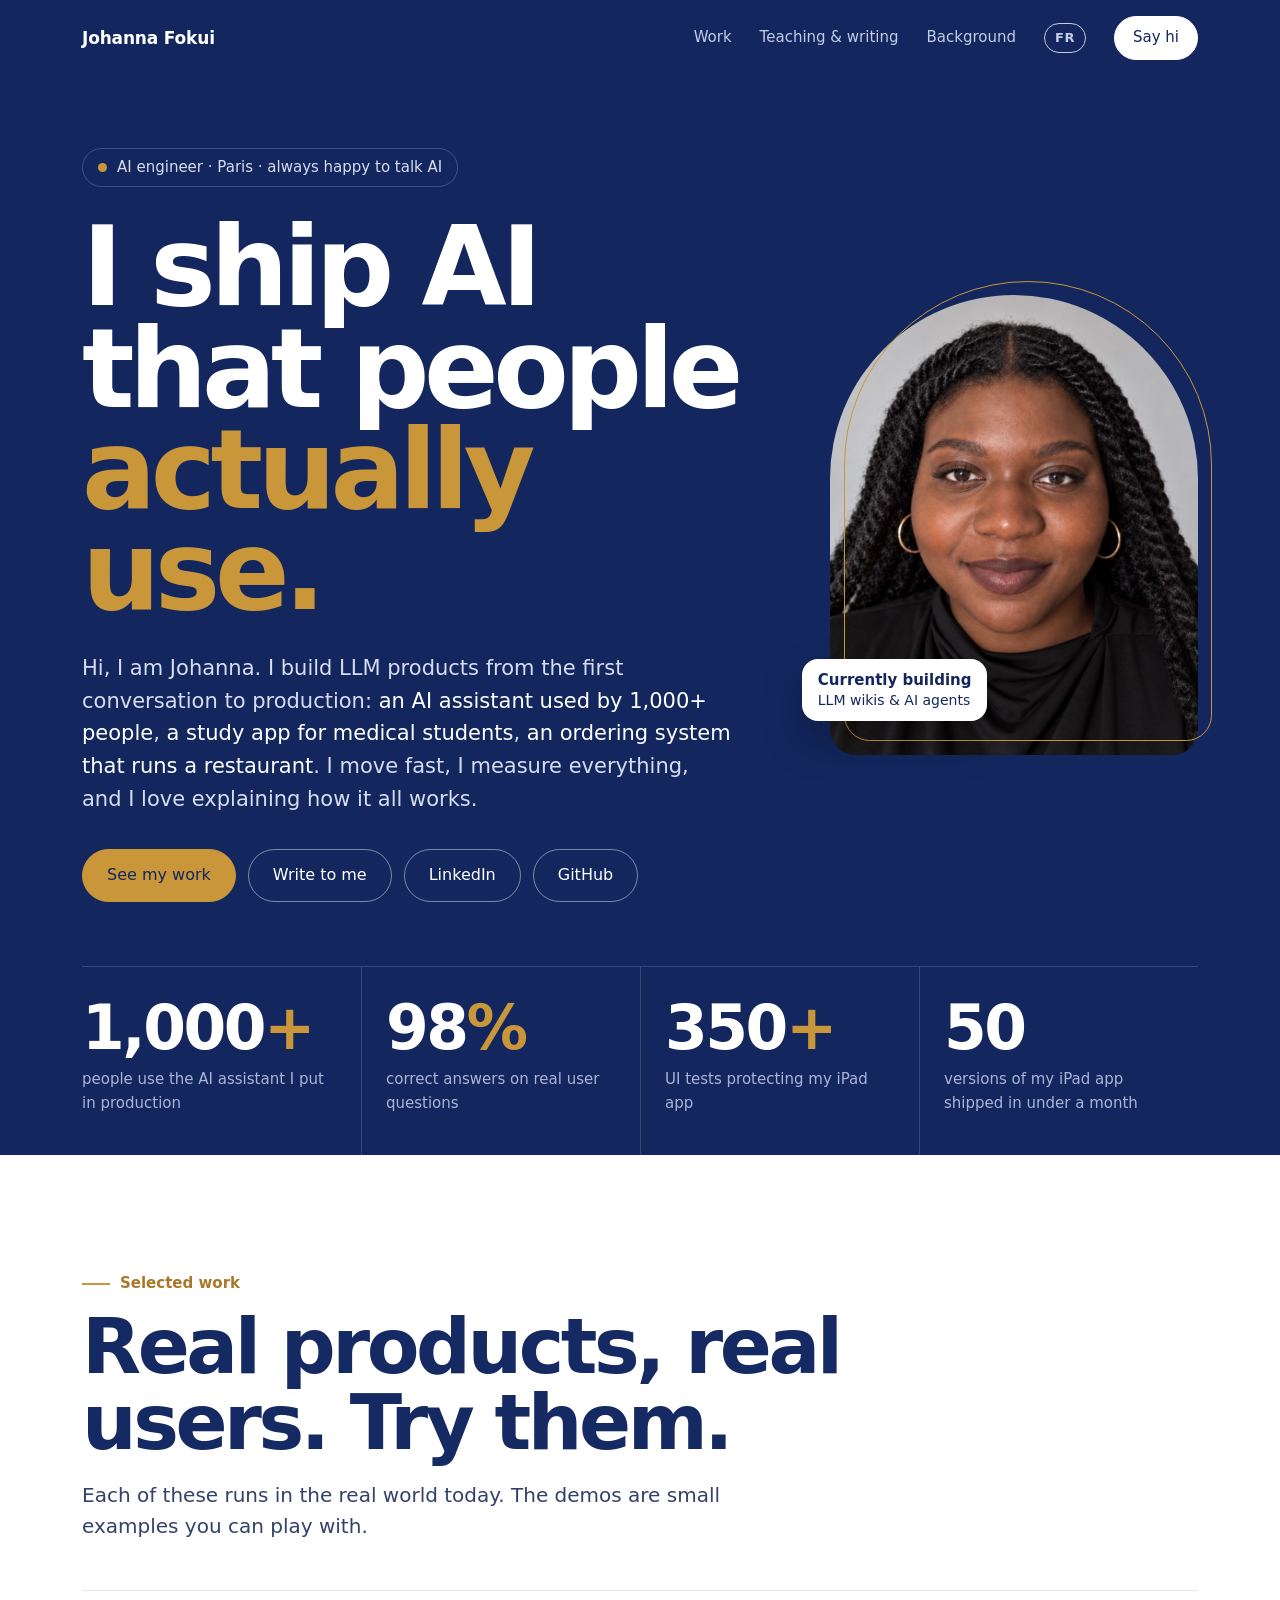
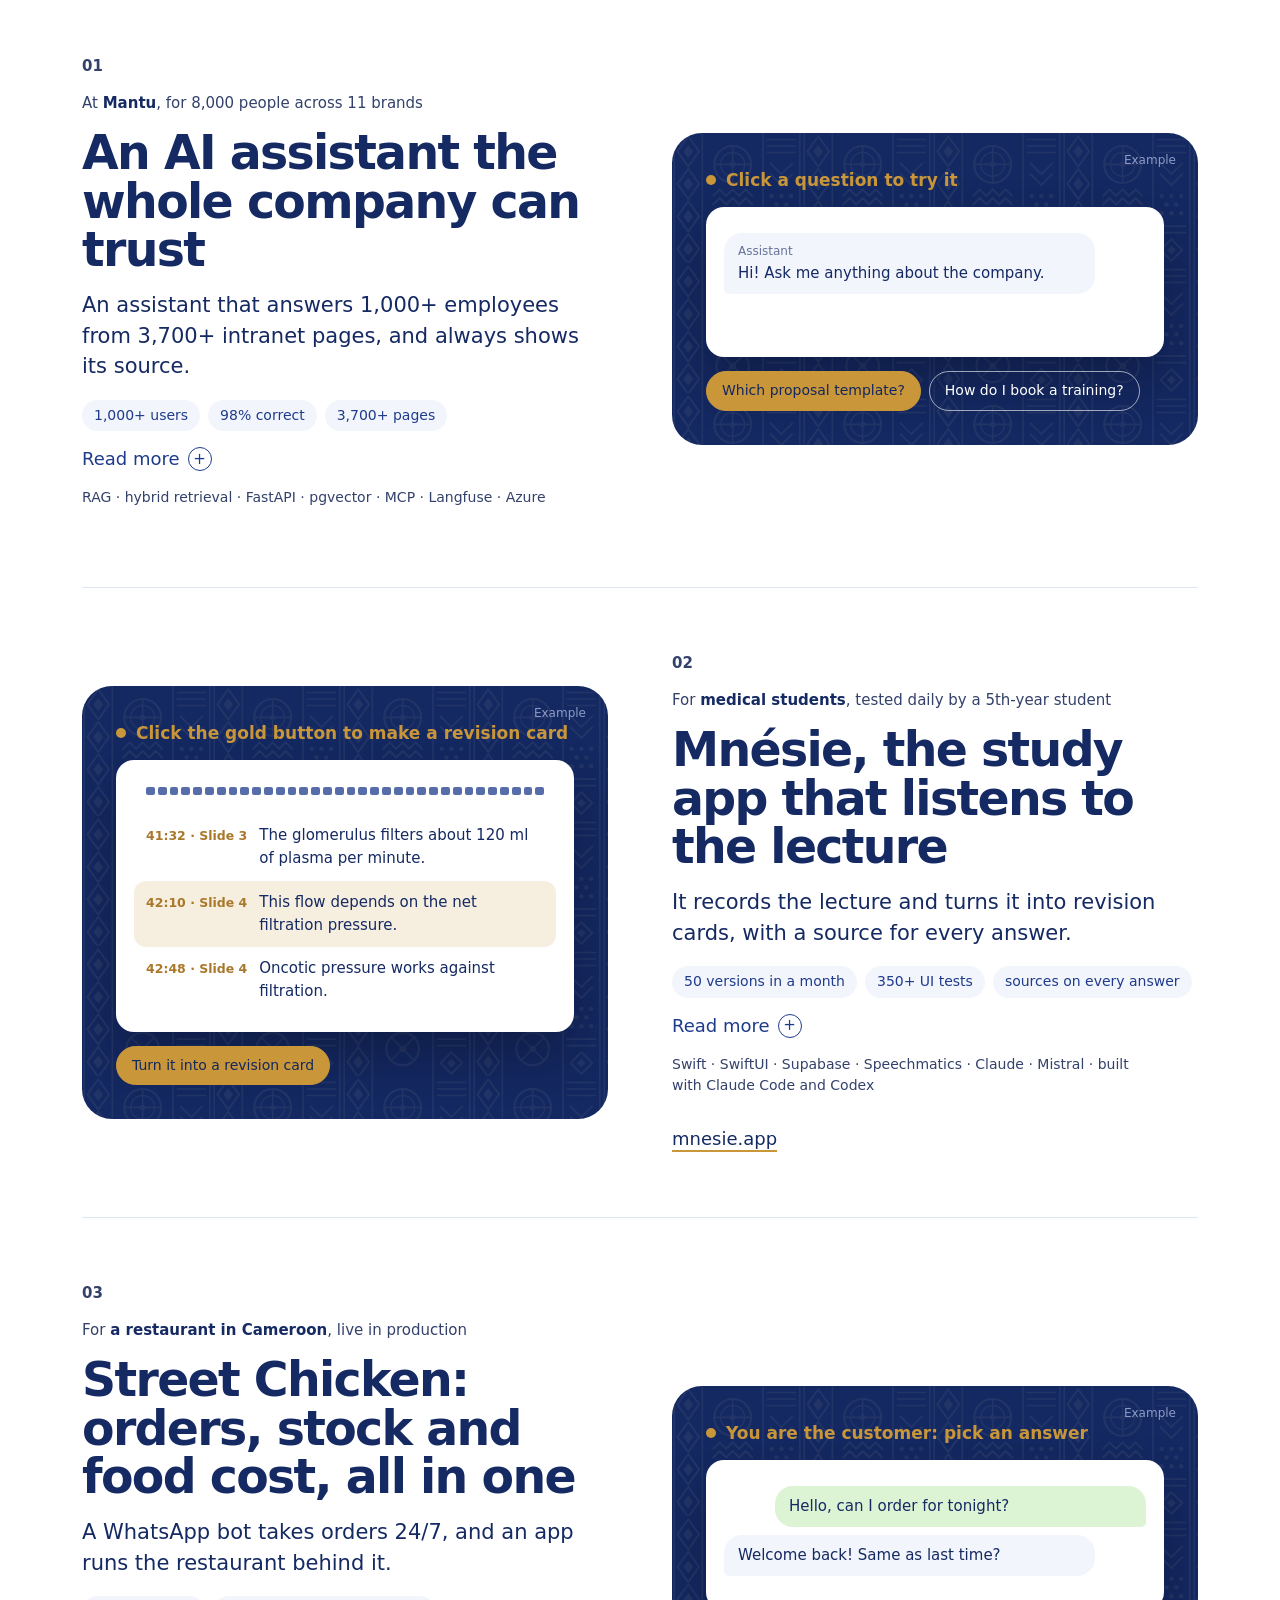
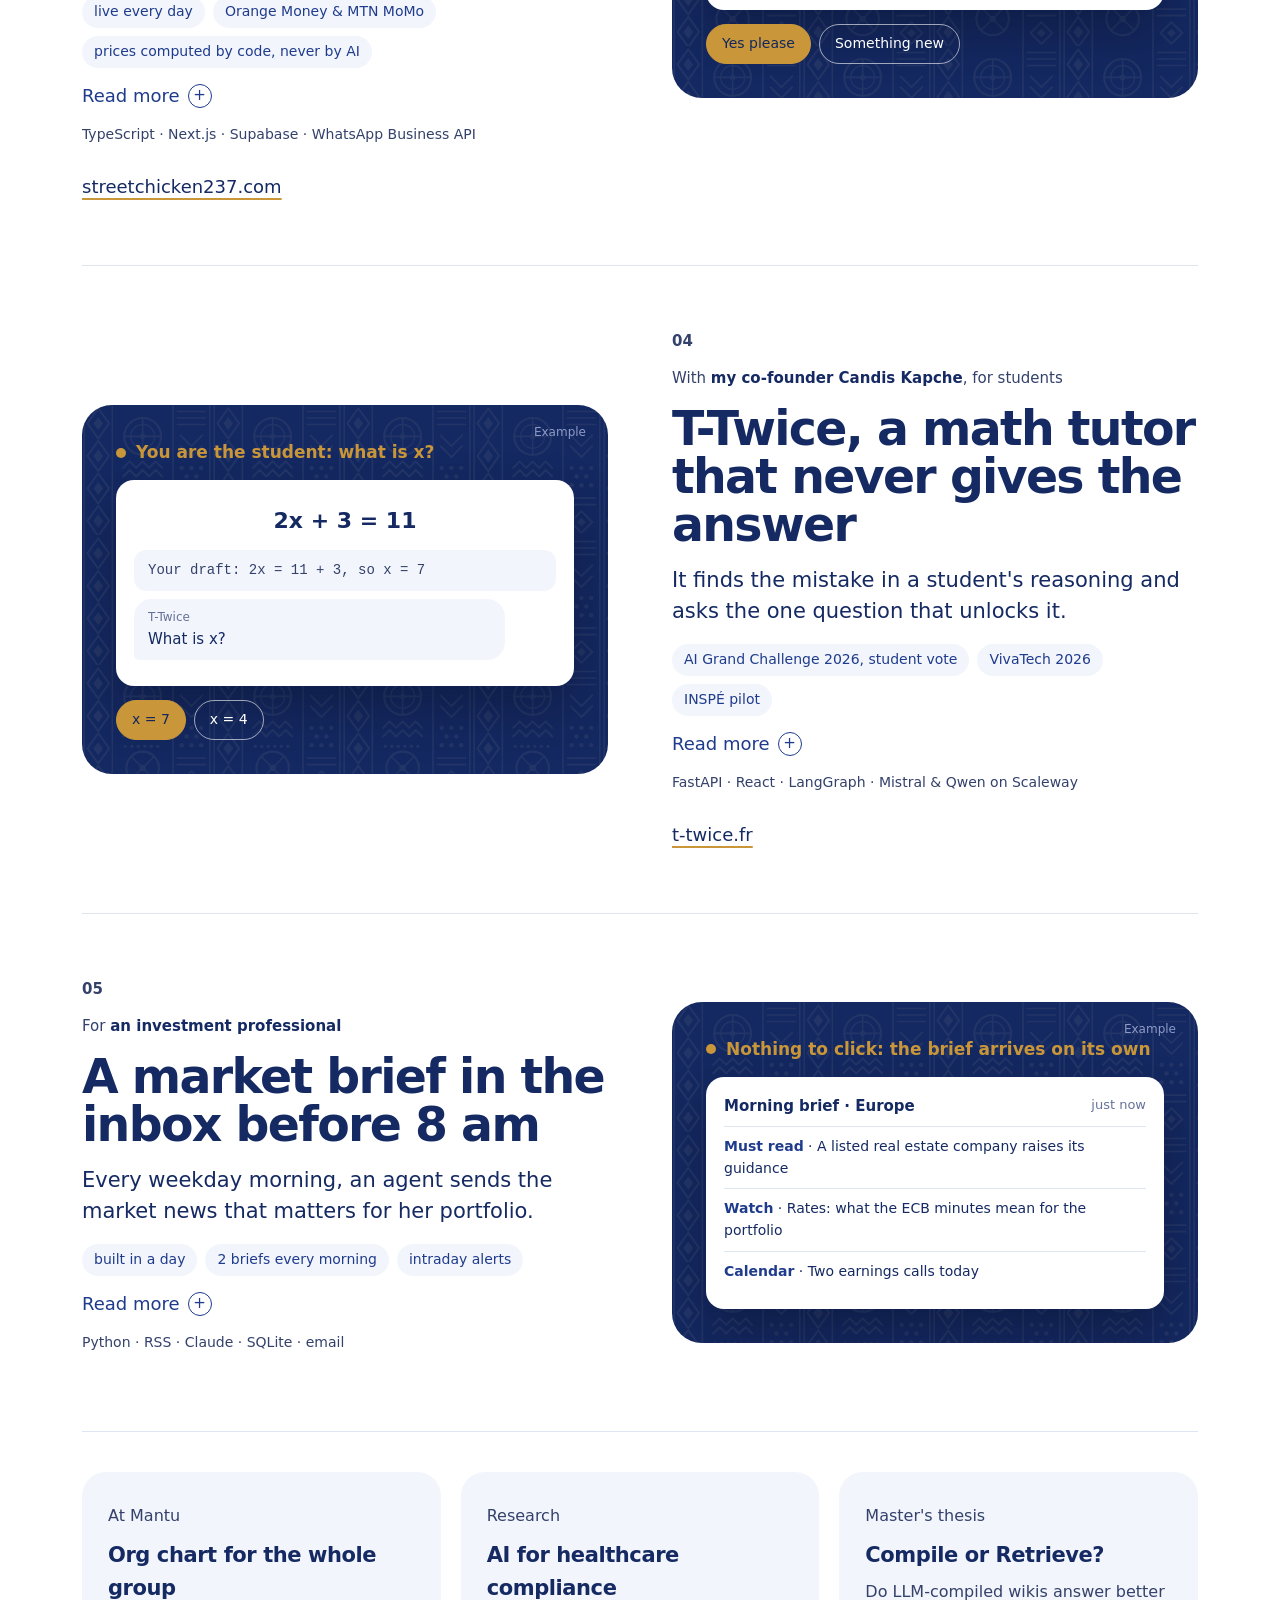
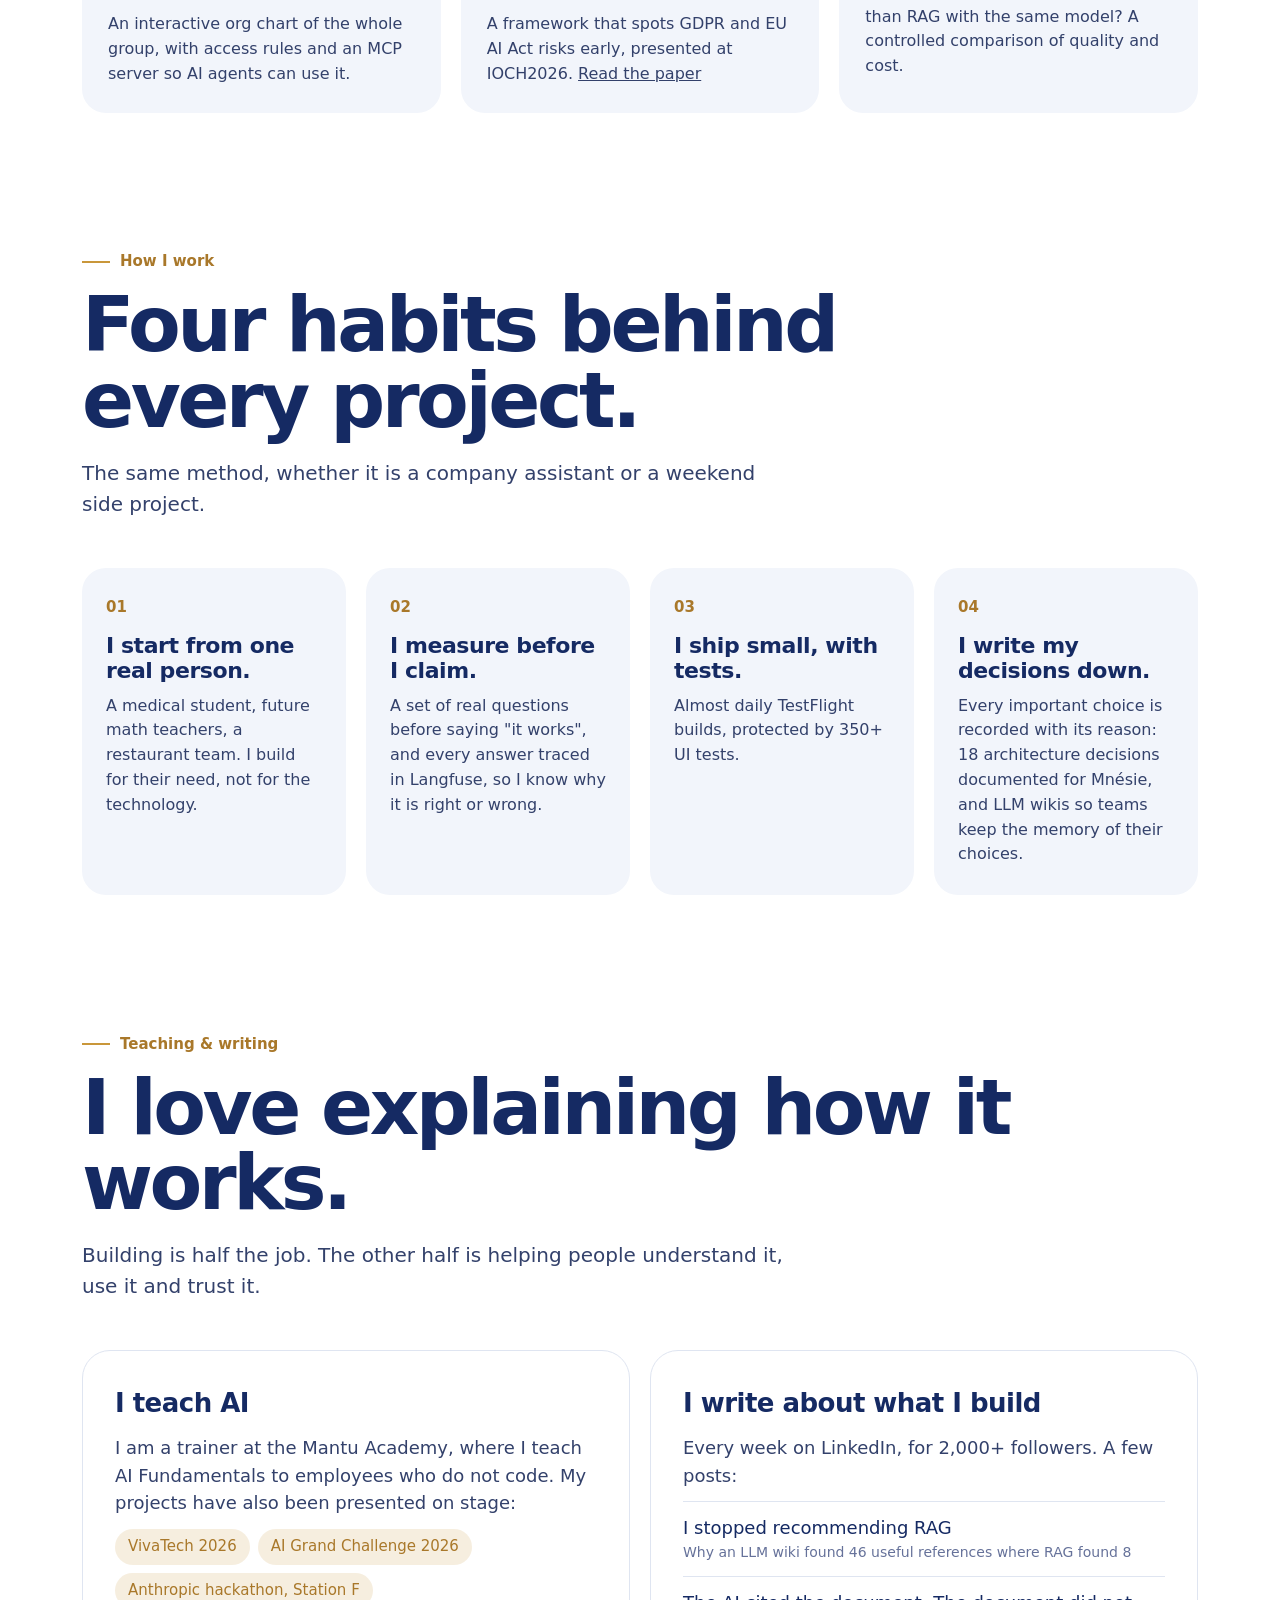
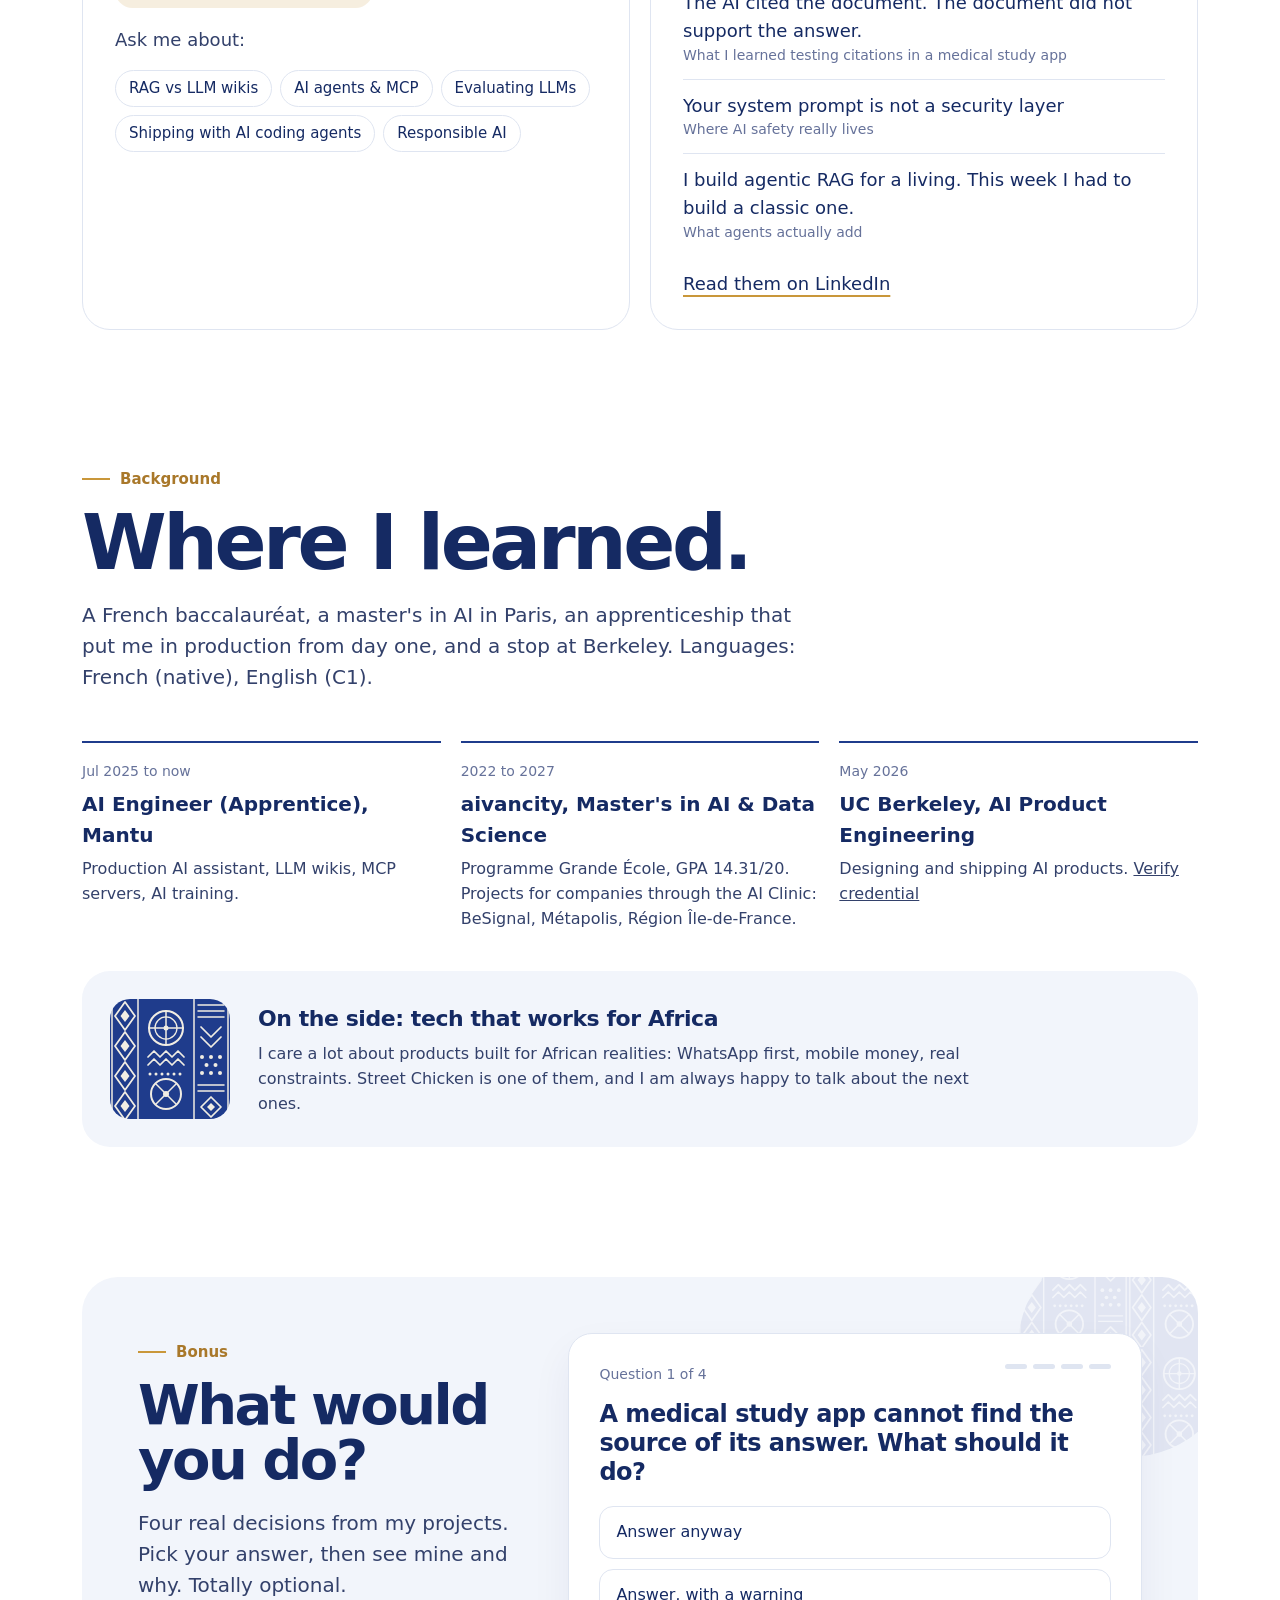
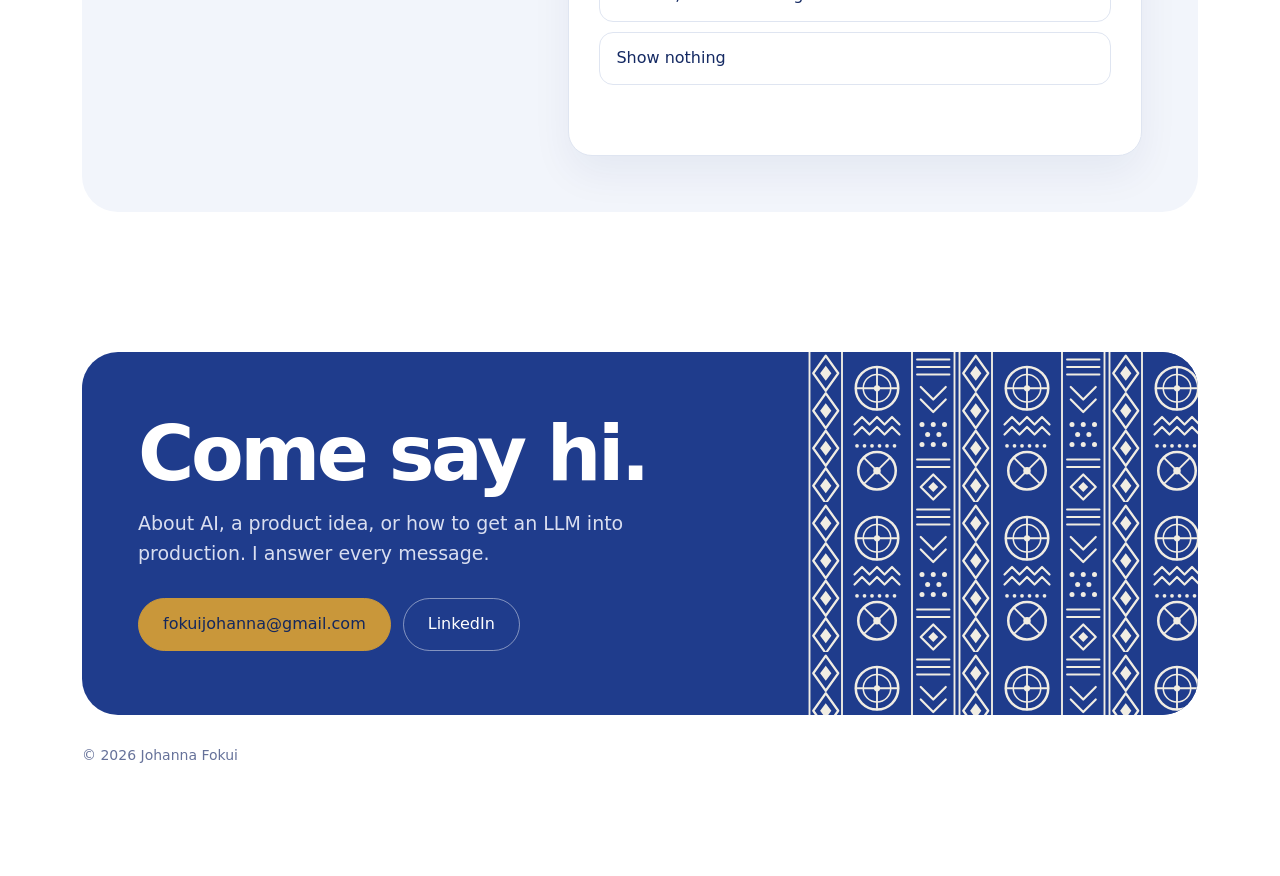
<file: index.html>
<!DOCTYPE html>
<html lang="en">
<head>
<meta charset="UTF-8">
<meta name="viewport" content="width=device-width, initial-scale=1.0">
<meta name="color-scheme" content="light">
<title>Johanna Fokui | AI Engineer</title>
<meta name="description" content="Johanna Fokui, AI engineer in Paris. I ship AI products that real people use every day.">
<link rel="alternate" hreflang="en" href="https://jonoubs.github.io/">
<link rel="alternate" hreflang="fr" href="https://jonoubs.github.io/fr/">
<link rel="preconnect" href="https://api.fontshare.com">
<link href="https://api.fontshare.com/v2/css?f[]=general-sans@400,500,600,700&display=swap" rel="stylesheet">
<style>
  :root {
    --bg: #ffffff;
    --soft: #f2f5fb;
    --night: #13275e;
    --ink: #152a63;
    --indigo: #1f3c8c;
    --body: #33416b;
    --muted: #66729a;
    --line: #dfe5f1;
    --gold: #c9973a;
    --gold-deep: #a9782a;
    --gold-soft: rgba(201,151,58,.16);
    --font: "General Sans", system-ui, sans-serif;
  }
  * { box-sizing: border-box; margin: 0; padding: 0; }
  [hidden] { display: none !important; }
  html { scroll-behavior: smooth; }
  body { background: var(--bg); color: var(--ink); font-family: var(--font); font-size: 18px; line-height: 1.55; -webkit-font-smoothing: antialiased; overflow-x: hidden; }
  a { color: inherit; }
  button { font: inherit; cursor: pointer; }
  :focus-visible { outline: 2px solid var(--gold); outline-offset: 3px; border-radius: 8px; }
  .skip { position: absolute; left: -999px; }
  .skip:focus { left: 12px; top: 12px; background: var(--gold); color: var(--night); padding: 8px 12px; z-index: 20; }
  .wrap { max-width: 1180px; margin: 0 auto; padding: 0 32px; }

  /* hero: indigo, ndop revealed under the cursor */
  .hero { position: relative; background: var(--night); color: #fff; overflow: hidden; }
  .hero .ndop-reveal { position: absolute; inset: 0; background: url(ndop.svg) 0 0 / 170px 170px repeat; opacity: .5; pointer-events: none;
    -webkit-mask-image: radial-gradient(circle 230px at var(--x, -500px) var(--y, -500px), #000 0%, rgba(0,0,0,.35) 45%, transparent 100%);
            mask-image: radial-gradient(circle 230px at var(--x, -500px) var(--y, -500px), #000 0%, rgba(0,0,0,.35) 45%, transparent 100%); }
  .hero > * { position: relative; }
  .topbar { display: flex; justify-content: space-between; align-items: center; height: 76px; }
  .topbar .name { font-weight: 600; text-decoration: none; font-size: 17px; letter-spacing: -.01em; }
  .topbar nav { display: flex; gap: 28px; align-items: center; }
  .topbar nav a { text-decoration: none; font-size: 15px; color: #c3cbe6; }
  .topbar nav a:hover { color: #fff; }
  .btn { display: inline-flex; align-items: center; gap: 8px; text-decoration: none; font-weight: 500; font-size: 16px; border-radius: 999px; padding: 13px 24px; border: 1.5px solid currentColor; background: none; color: inherit; transition: transform .18s ease, background .18s ease, color .18s ease; }
  .btn:hover { transform: translateY(-2px); }
  .btn.gold { background: var(--gold); border-color: var(--gold); color: var(--night); }
  .btn.gold:hover { background: #ddb05a; }
  .btn.white { background: #fff; border-color: #fff; color: var(--night); }
  .btn.ghost { border-color: rgba(255,255,255,.45); color: #fff; }
  .btn.ghost:hover { border-color: #fff; }
  .lang { font-size: 13px !important; font-weight: 600; letter-spacing: .04em; border: 1.5px solid currentColor; border-radius: 999px; padding: 4px 10px !important; }
  .topbar .btn { padding: 9px 18px; font-size: 15px; }

  .hero-grid { display: grid; grid-template-columns: 1.3fr .7fr; gap: 64px; align-items: center; padding: 72px 0 64px; }
  .status { display: inline-flex; align-items: center; gap: 10px; font-size: 15px; color: #d7ddf0; border: 1px solid rgba(255,255,255,.2); border-radius: 999px; padding: 7px 15px; margin-bottom: 30px; }
  .pulse { width: 9px; height: 9px; border-radius: 50%; background: var(--gold); animation: pulse 2.4s infinite; }
  .hero h1 { font-size: clamp(56px, 8.6vw, 124px); line-height: .92; font-weight: 600; letter-spacing: -.05em; margin-bottom: 30px; }
  .hero h1 .u { color: var(--gold); }
  .hero h1 .w { display: inline-block; opacity: 0; transform: translateY(.35em); animation: up .7s cubic-bezier(.2,.7,.2,1) forwards; }
  .lede { font-size: 21px; color: #d7ddf0; max-width: 31em; margin-bottom: 34px; }
  .lede b { color: #fff; font-weight: 500; }
  .cta { display: flex; gap: 12px; flex-wrap: wrap; }
  .photo { position: relative; }
  .photo img { width: 100%; aspect-ratio: 4/5; object-fit: cover; object-position: 50% 30%; border-radius: 200px 200px 28px 28px; display: block; }
  .photo::before { content: ""; position: absolute; inset: -14px -14px 14px 14px; border: 1.5px solid var(--gold); border-radius: 200px 200px 28px 28px; }
  .photo .tag { position: absolute; left: -28px; bottom: 34px; background: #fff; color: var(--night); border-radius: 16px; padding: 12px 16px; font-size: 14px; box-shadow: 0 20px 40px rgba(0,0,0,.25); line-height: 1.3; }
  .photo .tag b { display: block; font-size: 15px; }

  .numbers { display: grid; grid-template-columns: repeat(4, 1fr); border-top: 1px solid rgba(255,255,255,.16); }
  .numbers div { padding: 30px 24px 40px 0; }
  .numbers div + div { padding-left: 24px; border-left: 1px solid rgba(255,255,255,.16); }
  .numbers b { display: block; font-size: clamp(40px, 4.8vw, 64px); font-weight: 600; letter-spacing: -.04em; line-height: 1; color: #fff; font-variant-numeric: tabular-nums; }
  .numbers b em { font-style: normal; color: var(--gold); }
  .numbers span { display: block; margin-top: 10px; font-size: 15px; color: #aab4d8; }

  section { padding: 110px 0 20px; }
  .kicker { display: inline-flex; gap: 10px; align-items: center; font-size: 15px; font-weight: 600; color: var(--gold-deep); margin-bottom: 14px; }
  .kicker::before { content: ""; width: 28px; height: 2px; background: var(--gold); }
  h2 { font-size: clamp(42px, 6vw, 80px); line-height: .98; font-weight: 600; letter-spacing: -.045em; max-width: 13em; }
  .intro { font-size: 20px; color: var(--body); max-width: 36em; margin: 20px 0 48px; }

  .proj { display: grid; grid-template-columns: 1fr 1fr; gap: 64px; align-items: center; padding: 64px 0; border-top: 1px solid var(--line); }
  .proj.flip .text { order: 2; }
  .num { font-size: 15px; font-weight: 600; color: var(--gold-deep); font-variant-numeric: tabular-nums; }
  .who { font-size: 15px; color: var(--muted); margin: 6px 0 10px; }
  .who b { color: var(--ink); font-weight: 600; }
  .proj h3 { font-size: clamp(32px, 3.7vw, 48px); line-height: 1.02; font-weight: 600; letter-spacing: -.035em; margin-bottom: 16px; }
  .proj p { color: var(--body); margin-bottom: 14px; max-width: 34em; }
  .proof { display: flex; flex-wrap: wrap; gap: 8px; margin: 18px 0 14px; }
  .proof span { font-size: 14px; font-weight: 500; color: var(--indigo); background: var(--soft); border-radius: 999px; padding: 5px 12px; }
  .stack { font-size: 14px; color: var(--muted); }
  .proj .pitch { font-size: 21px; color: var(--ink); line-height: 1.45; }
  details.info { margin: 4px 0 14px; }
  details.info summary { cursor: pointer; font-weight: 500; color: var(--indigo); list-style: none; display: inline-flex; gap: 8px; align-items: center; }
  details.info summary::-webkit-details-marker { display: none; }
  details.info summary::after { content: "+"; width: 22px; height: 22px; border-radius: 50%; border: 1.5px solid var(--indigo); display: grid; place-items: center; font-size: 15px; line-height: 1; }
  details.info[open] summary::after { content: "−"; }
  details.info p { margin-top: 12px; font-size: 16px; }
  .scene .howto { max-width: none; color: var(--gold); font-weight: 600; font-size: 17px; margin-bottom: 14px; display: flex; gap: 10px; align-items: center; }
  .scene .howto::before { content: ""; width: 10px; height: 10px; border-radius: 50%; background: var(--gold); animation: pulse 2.4s infinite; flex: none; }
  .chip.nudge { border-color: var(--gold); background: var(--gold); color: var(--night); animation: nudge 1.8s infinite; }
  .go { display: inline-block; margin-top: 14px; font-weight: 500; text-underline-offset: 5px; text-decoration-color: var(--gold); text-decoration-thickness: 2px; }

  /* playable scenes */
  .scene { background: var(--night); border-radius: 30px; padding: 34px; font-size: 15px; position: relative; overflow: hidden; }
  .scene::before { content: ""; position: absolute; inset: 0; background: url(ndop.svg) 0 0 / 130px 130px repeat; opacity: .07; pointer-events: none; }
  .scene > * { position: relative; }
  .scene::after { content: "Example"; position: absolute; right: 22px; top: 18px; font-size: 12px; color: #8f9bc6; }
  .win { background: #fff; border-radius: 18px; padding: 18px; box-shadow: 0 24px 50px rgba(0,0,0,.25); min-height: 150px; }
  .chips { display: flex; flex-wrap: wrap; gap: 8px; margin-top: 14px; }
  .chip { border: 1.5px solid rgba(255,255,255,.6); color: #fff; background: transparent; border-radius: 999px; padding: 8px 15px; font-size: 14px; font-weight: 500; transition: background .15s, color .15s; }
  .chip:hover { background: #fff; color: var(--night); }
  .chip[disabled] { opacity: .35; pointer-events: none; }
  .msg { max-width: 88%; padding: 10px 14px; border-radius: 18px; margin: 8px 0; line-height: 1.4; animation: pop .35s ease-out both; }
  .msg.me { background: #dcf3d4; margin-left: auto; border-bottom-right-radius: 5px; }
  .msg.bot { background: var(--soft); border-bottom-left-radius: 5px; }
  .msg small { display: block; color: var(--muted); font-size: 12px; margin-bottom: 3px; }
  .src { display: inline-block; margin-top: 8px; font-size: 12.5px; background: var(--gold-soft); color: var(--gold-deep); border-radius: 999px; padding: 3px 10px; font-weight: 500; }
  .typing { display: inline-flex; gap: 4px; padding: 12px 14px; background: var(--soft); border-radius: 18px; margin: 8px 0; }
  .typing i { width: 6px; height: 6px; border-radius: 50%; background: var(--muted); animation: blink 1s infinite; }
  .typing i:nth-child(2) { animation-delay: .15s } .typing i:nth-child(3) { animation-delay: .3s }

  .lecture .row { display: flex; gap: 12px; align-items: baseline; padding: 10px 12px; border-radius: 12px; transition: background .4s; }
  .lecture .row.on { background: var(--gold-soft); }
  .lecture .t { font-weight: 600; font-size: 12.5px; color: var(--gold-deep); white-space: nowrap; }
  .wave { display: flex; gap: 3px; align-items: center; height: 26px; margin-bottom: 10px; padding: 0 12px; }
  .wave i { flex: 1; background: var(--indigo); border-radius: 2px; height: 30%; animation: wave 1.1s ease-in-out infinite; opacity: .75; }

  .eq { font-size: 22px; font-weight: 600; text-align: center; padding: 6px 0 12px; }
  .draft { font-family: ui-monospace, Menlo, monospace; font-size: 14px; background: var(--soft); border-radius: 12px; padding: 10px 14px; color: var(--body); }

  .brief h4 { font-size: 15px; margin-bottom: 8px; display: flex; justify-content: space-between; }
  .brief h4 span { color: var(--muted); font-weight: 400; font-size: 13px; }
  .brief li { list-style: none; padding: 9px 0; border-top: 1px solid var(--line); font-size: 14px; opacity: 0; transform: translateX(-8px); transition: opacity .5s, transform .5s; }
  .brief.on li { opacity: 1; transform: none; }
  .brief.on li:nth-child(2) { transition-delay: .25s } .brief.on li:nth-child(3) { transition-delay: .5s }
  .brief li b { color: var(--indigo); }

  .more { display: grid; grid-template-columns: repeat(3, 1fr); gap: 20px; border-top: 1px solid var(--line); padding-top: 40px; }
  .mini { background: var(--soft); border-radius: 24px; padding: 26px; transition: transform .2s; }
  .mini:hover { transform: translateY(-4px); }
  .mini h4 { font-size: 21px; font-weight: 600; letter-spacing: -.02em; margin: 6px 0 8px; }
  .mini p { color: var(--body); font-size: 16px; }

  /* quiz */
  .quiz { background: var(--soft); color: var(--ink); border-radius: 36px; padding: 56px; position: relative; overflow: hidden; display: grid; grid-template-columns: .8fr 1.2fr; gap: 48px; }
  .quiz::before { content: ""; position: absolute; right: -40px; top: -40px; width: 220px; height: 220px; background: url(ndop.svg) 0 0 / 110px 110px repeat; opacity: .08; border-radius: 50%; }
  .quiz > * { position: relative; }
  .quiz h2 { color: var(--ink); font-size: clamp(36px, 4.4vw, 56px); }
  .quiz .intro { color: var(--body); margin-bottom: 0; }
  .qbox { background: #fff; border: 1px solid var(--line); border-radius: 24px; padding: 30px; min-height: 290px; box-shadow: 0 18px 40px rgba(21,42,99,.06); }
  .qmeta { display: flex; justify-content: space-between; font-size: 14px; color: var(--muted); margin-bottom: 14px; }
  .dots { display: flex; gap: 6px; }
  .dots i { width: 22px; height: 5px; border-radius: 3px; background: var(--line); }
  .dots i.ok { background: var(--gold); } .dots i.ko { background: var(--muted); }
  .qtext { font-size: 24px; font-weight: 600; letter-spacing: -.02em; line-height: 1.2; margin-bottom: 20px; }
  .opts { display: grid; gap: 10px; }
  .opt { text-align: left; border: 1.5px solid var(--line); background: #fff; color: var(--ink); border-radius: 14px; padding: 13px 16px; font-size: 16px; transition: border-color .15s, background .15s; }
  .opt:hover { border-color: var(--indigo); }
  .opt.right { background: var(--gold); border-color: var(--gold); color: var(--night); font-weight: 600; }
  .opt.wrong { border-color: var(--line); color: var(--muted); text-decoration: line-through; }
  .opt[disabled] { cursor: default; }
  .why { margin-top: 16px; color: var(--body); font-size: 16px; min-height: 1.5em; }
  .qnext { margin-top: 14px; }

  .how { display: grid; grid-template-columns: repeat(4, 1fr); gap: 20px; }
  .how div { background: var(--soft); border-radius: 24px; padding: 28px 24px; transition: transform .2s; }
  .how div:hover { transform: translateY(-4px); }
  .how b { display: block; color: var(--gold-deep); font-size: 15px; font-weight: 600; margin-bottom: 14px; }
  .how h4 { font-size: 22px; font-weight: 600; letter-spacing: -.02em; line-height: 1.15; margin-bottom: 10px; }
  .how p { color: var(--body); font-size: 16px; }
  .talk { display: grid; grid-template-columns: 1fr 1fr; gap: 20px; }
  .card { border: 1px solid var(--line); border-radius: 28px; padding: 32px; }
  .card h3 { font-size: 26px; font-weight: 600; letter-spacing: -.02em; margin-bottom: 10px; }
  .card p { color: var(--body); margin-bottom: 12px; }
  .posts { list-style: none; margin-top: 8px; }
  .posts li { padding: 12px 0; border-top: 1px solid var(--line); font-weight: 500; }
  .posts li span { display: block; font-weight: 400; font-size: 14px; color: var(--muted); }
  .topics { display: flex; flex-wrap: wrap; gap: 8px; margin-top: 16px; }
  .topics span { border: 1.5px solid var(--line); border-radius: 999px; padding: 6px 13px; font-size: 15px; }
  .stage { display: flex; flex-wrap: wrap; gap: 8px; margin: 6px 0 18px; }
  .stage span { background: var(--gold-soft); color: var(--gold-deep); border-radius: 999px; padding: 6px 13px; font-size: 15px; font-weight: 500; }

  .bgline { display: grid; grid-template-columns: repeat(3, 1fr); gap: 20px; }
  .bgline div { border-top: 2px solid var(--indigo); padding-top: 18px; }
  .bgline h4 { font-size: 20px; font-weight: 600; margin-bottom: 6px; }
  .bgline p { color: var(--body); font-size: 16px; }
  .bgline .when { font-size: 14px; color: var(--muted); margin-bottom: 6px; }
  .side { margin-top: 40px; display: grid; grid-template-columns: 120px 1fr; gap: 28px; align-items: center; background: var(--soft); border-radius: 28px; padding: 28px; }
  .side .sw { height: 120px; border-radius: 20px; background: url(ndop.svg) 0 0 / 120px 120px repeat; }
  .side h4 { font-size: 22px; font-weight: 600; letter-spacing: -.02em; margin-bottom: 6px; }
  .side p { color: var(--body); font-size: 16px; max-width: 46em; }

  .contact { margin: 120px 0 0; border-radius: 36px; overflow: hidden; display: grid; grid-template-columns: 1.3fr .7fr; background: var(--indigo); color: #fff; }
  .contact .txt { padding: 64px 56px; }
  .contact h2 { color: #fff; max-width: 11em; }
  .contact p { color: #d9def0; font-size: 19px; margin: 18px 0 30px; max-width: 26em; }
  .contact .ndop { background: url(ndop.svg) 0 0 / 150px 150px repeat; min-height: 280px; }
  footer { color: var(--muted); font-size: 14px; padding: 30px 0 110px; display: flex; justify-content: space-between; flex-wrap: wrap; gap: 12px; }

  .dock { position: fixed; top: 0; left: 0; right: 0; z-index: 9; background: rgba(255,255,255,.92); backdrop-filter: blur(10px); border-bottom: 1px solid var(--line); transform: translateY(-100%); transition: transform .3s ease; }
  .dock.show { transform: none; }
  .dock .wrap { display: flex; justify-content: space-between; align-items: center; height: 60px; }
  .dock .name { font-weight: 600; text-decoration: none; }
  .dock nav { display: flex; gap: 24px; align-items: center; }
  .dock nav a { text-decoration: none; font-size: 15px; color: var(--muted); padding: 4px 0; border-bottom: 2px solid transparent; }
  .dock nav a.on { color: var(--ink); border-bottom-color: var(--gold); }
  .dock .btn { padding: 7px 16px; font-size: 14px; background: var(--night); border-color: var(--night); color: #fff; }
  section, #contact { scroll-margin-top: 70px; }
  @media (max-width: 760px) { .dock nav a:not(.btn):not(.lang) { display: none; } }
  .reveal { opacity: 0; transform: translateY(24px); transition: opacity .8s ease, transform .8s cubic-bezier(.2,.7,.2,1); }
  .reveal.in { opacity: 1; transform: none; }

  @keyframes up { to { opacity: 1; transform: none; } }
  @keyframes pop { from { opacity: 0; transform: translateY(6px) scale(.98); } to { opacity: 1; transform: none; } }
  @keyframes nudge { 0% { box-shadow: 0 0 0 0 rgba(201,151,58,.7); } 70% { box-shadow: 0 0 0 12px rgba(201,151,58,0); } 100% { box-shadow: 0 0 0 0 rgba(201,151,58,0); } }
  @keyframes blink { 50% { opacity: .25; } }
  @keyframes wave { 0%, 100% { height: 25%; } 50% { height: 100%; } }
  @keyframes pulse { 0% { box-shadow: 0 0 0 0 rgba(201,151,58,.6); } 70% { box-shadow: 0 0 0 10px rgba(201,151,58,0); } 100% { box-shadow: 0 0 0 0 rgba(201,151,58,0); } }
  @media (prefers-reduced-motion: reduce) {
    *, *::before, *::after { animation: none !important; transition: none !important; }
    .hero h1 .w, .reveal, .brief li { opacity: 1; transform: none; }
    html { scroll-behavior: auto; }
  }

  @media (max-width: 960px) {
    .hero-grid, .proj, .talk, .contact, .quiz { grid-template-columns: 1fr; gap: 36px; }
    .proj.flip .text { order: 0; }
    .numbers { grid-template-columns: 1fr 1fr; }
    .numbers div:nth-child(3) { border-left: 0; padding-left: 0; }
    .numbers div:nth-child(n+3) { border-top: 1px solid rgba(255,255,255,.16); }
    .more, .bgline { grid-template-columns: 1fr; }
    .how { grid-template-columns: 1fr 1fr; }
    .topbar nav a:not(.btn):not(.lang) { display: none; }
    .photo { max-width: 380px; margin-left: 14px; }
    .photo .tag { left: -10px; }
    .quiz { padding: 36px 24px; }
    .contact .txt { padding: 44px 30px; }
    .contact .ndop { min-height: 160px; }
    .side { grid-template-columns: 1fr; }
    .side .sw { height: 70px; }
  }
  @media (max-width: 520px) {
    .wrap { padding: 0 20px; }
    .how { grid-template-columns: 1fr; }
    .scene { padding: 24px 16px; }
    .qbox { padding: 22px 18px; }
  }
</style>
</head>
<body>
<a class="skip" href="#main">Skip to content</a>

<div class="dock" id="dock" aria-hidden="true">
  <div class="wrap">
    <a class="name" href="#top" tabindex="-1">Johanna Fokui</a>
    <nav aria-label="Sections">
      <a href="#work" tabindex="-1">Work</a>
      <a href="#talk" tabindex="-1">Teaching &amp; writing</a>
      <a href="#background" tabindex="-1">Background</a>
      <a class="lang" tabindex="-1" href="fr/" hreflang="fr" lang="fr" title="Version française">FR</a>
      <a class="btn" href="mailto:fokuijohanna@gmail.com" tabindex="-1">Say hi</a>
    </nav>
  </div>
</div>
<header class="hero" id="top">
  <div class="ndop-reveal" aria-hidden="true"></div>
  <div class="wrap">
    <div class="topbar">
      <a class="name" href="#top">Johanna Fokui</a>
      <nav aria-label="Sections">
        <a href="#work">Work</a>
        <a href="#talk">Teaching &amp; writing</a>
        <a href="#background">Background</a>
        <a class="lang" href="fr/" hreflang="fr" lang="fr" title="Version française">FR</a>
        <a class="btn white" href="mailto:fokuijohanna@gmail.com">Say hi</a>
      </nav>
    </div>

    <div class="hero-grid">
      <div>
        <p class="status"><span class="pulse"></span>AI engineer · Paris · always happy to talk AI</p>
        <h1 aria-label="I ship AI that people actually use."><span class="w">I</span> <span class="w">ship</span> <span class="w">AI</span> <span class="w">that</span> <span class="w">people</span> <span class="w u">actually</span> <span class="w u">use.</span></h1>
        <p class="lede">Hi, I am Johanna. I build LLM products from the first conversation to production: <b>an AI assistant used by 1,000+ people</b>, <b>a study app for medical students</b>, <b>an ordering system that runs a restaurant</b>. I move fast, I measure everything, and I love explaining how it all works.</p>
        <div class="cta">
          <a class="btn gold" href="#work">See my work</a>
          <a class="btn ghost" href="mailto:fokuijohanna@gmail.com">Write to me</a>
          <a class="btn ghost" href="https://linkedin.com/in/johanna-grace-fokui-noubi-18006022b/" target="_blank" rel="noopener">LinkedIn</a>
          <a class="btn ghost" href="https://github.com/JoNoubs" target="_blank" rel="noopener">GitHub</a>
        </div>
      </div>
      <div class="photo">
        <img src="johanna-2026.jpg" alt="Johanna Fokui, smiling, in a black top with gold hoop earrings">
        <div class="tag"><b>Currently building</b>LLM wikis &amp; AI agents</div>
      </div>
    </div>

    <div class="numbers">
      <div><b data-count="1000" data-suffix="+">1,000+</b><span>people use the AI assistant I put in production</span></div>
      <div><b data-count="98" data-suffix="%">98%</b><span>correct answers on real user questions</span></div>
      <div><b data-count="350" data-suffix="+">350+</b><span>UI tests protecting my iPad app</span></div>
      <div><b data-count="50" data-suffix="">50</b><span>versions of my iPad app shipped in under a month</span></div>
    </div>
  </div>
</header>

<main id="main">
  <section id="work">
    <div class="wrap">
      <p class="kicker">Selected work</p>
      <h2 class="reveal">Real products, real users. Try them.</h2>
      <p class="intro reveal">Each of these runs in the real world today. The demos are small examples you can play with.</p>

      <article class="proj reveal">
        <div class="text">
          <p class="num">01</p>
          <p class="who">At <b>Mantu</b>, for 8,000 people across 11 brands</p>
          <h3>An AI assistant the whole company can trust</h3>
          <p class="pitch">An assistant that answers 1,000+ employees from 3,700+ intranet pages, and always shows its source.</p>
          <div class="proof"><span>1,000+ users</span><span>98% correct</span><span>3,700+ pages</span></div>
          <details class="info"><summary>Read more</summary><p>I took it from requirements to production with the business teams. It works in the chat app and through AI agents. Quality is measured on real questions, and indexing is incremental, so only what changed is processed again. I also run LLM wikis in production for several teams: knowledge bases that AI agents read and keep up to date.</p></details>
          <p class="stack">RAG · hybrid retrieval · FastAPI · pgvector · MCP · Langfuse · Azure</p>
        </div>
        <div class="scene">
          <p class="howto">Click a question to try it</p>
          <div class="win" id="assistant-log" aria-live="polite">
            <div class="msg bot"><small>Assistant</small>Hi! Ask me anything about the company.</div>
          </div>
          <div class="chips" id="assistant-chips">
            <button class="chip nudge" data-q="Which template should I use for a client proposal?" data-a="Use the 2026 proposal template. It replaced the old one in March." data-s="Source: Proposal templates, page 2">Which proposal template?</button>
            <button class="chip" data-q="How do I book a training?" data-a="Open the Academy page and pick a session. Your manager approves it in one click." data-s="Source: Academy, booking guide">How do I book a training?</button>
          </div>
        </div>
      </article>

      <article class="proj flip reveal">
        <div class="text">
          <p class="num">02</p>
          <p class="who">For <b>medical students</b>, tested daily by a 5th-year student</p>
          <h3>Mnésie, the study app that listens to the lecture</h3>
          <p class="pitch">It records the lecture and turns it into revision cards, with a source for every answer.</p>
          <div class="proof"><span>50 versions in a month</span><span>350+ UI tests</span><span>sources on every answer</span></div>
          <details class="info"><summary>Read more</summary><p>Every sentence is linked to its slide. Every AI answer cites its source in the course, or it is not shown: in medicine, a wrong answer is not an option. Available on iPad and on the web.</p></details>
          <p class="stack">Swift · SwiftUI · Supabase · Speechmatics · Claude · Mistral · built with Claude Code and Codex</p>
          <a class="go" href="https://mnesie.app" target="_blank" rel="noopener">mnesie.app</a>
        </div>
        <div class="scene">
          <p class="howto">Click the gold button to make a revision card</p>
          <div class="win lecture">
            <div class="wave" aria-hidden="true"></div>
            <div class="row"><span class="t">41:32 · Slide 3</span><span>The glomerulus filters about 120 ml of plasma per minute.</span></div>
            <div class="row"><span class="t">42:10 · Slide 4</span><span>This flow depends on the net filtration pressure.</span></div>
            <div class="row"><span class="t">42:48 · Slide 4</span><span>Oncotic pressure works against filtration.</span></div>
          </div>
          <div class="chips"><button class="chip nudge" id="mnesie-card">Turn it into a revision card</button></div>
        </div>
      </article>

      <article class="proj reveal">
        <div class="text">
          <p class="num">03</p>
          <p class="who">For <b>a restaurant in Cameroon</b>, live in production</p>
          <h3>Street Chicken: orders, stock and food cost, all in one</h3>
          <p class="pitch">A WhatsApp bot takes orders 24/7, and an app runs the restaurant behind it.</p>
          <div class="proof"><span>live every day</span><span>Orange Money &amp; MTN MoMo</span><span>prices computed by code, never by AI</span></div>
          <details class="info"><summary>Read more</summary><p>The bot works on WhatsApp and Messenger, remembers regulars and handles mobile money. The operations app covers recipes, food cost from real purchase prices, stock, cash register, hygiene checks, and an AI assistant that answers the team's questions.</p></details>
          <p class="stack">TypeScript · Next.js · Supabase · WhatsApp Business API</p>
          <a class="go" href="https://www.streetchicken237.com/home" target="_blank" rel="noopener">streetchicken237.com</a>
        </div>
        <div class="scene">
          <p class="howto">You are the customer: pick an answer</p>
          <div class="win" id="chicken-log" aria-live="polite">
            <div class="msg me">Hello, can I order for tonight?</div>
            <div class="msg bot">Welcome back! Same as last time?</div>
          </div>
          <div class="chips" id="chicken-chips">
            <button class="chip nudge" data-r="Yes please" data-a="Done! Same order as last time. The total is computed by code, never by AI. Orange Money or MTN MoMo?">Yes please</button>
            <button class="chip" data-r="Something new tonight" data-a="Sure! Here is tonight's menu. Tell me what you like and I will add it to your order.">Something new</button>
          </div>
        </div>
      </article>

      <article class="proj flip reveal">
        <div class="text">
          <p class="num">04</p>
          <p class="who">With <b>my co-founder Candis Kapche</b>, for students</p>
          <h3>T-Twice, a math tutor that never gives the answer</h3>
          <p class="pitch">It finds the mistake in a student's reasoning and asks the one question that unlocks it.</p>
          <div class="proof"><span>AI Grand Challenge 2026, student vote</span><span>VivaTech 2026</span><span>INSPÉ pilot</span></div>
          <details class="info"><summary>Read more</summary><p>Several agents work together on open models hosted in France. Now in a pilot with future math teachers at the INSPÉ of Reims. I am CTO and lead developer.</p></details>
          <p class="stack">FastAPI · React · LangGraph · Mistral &amp; Qwen on Scaleway</p>
          <a class="go" href="https://www.t-twice.fr/en/" target="_blank" rel="noopener">t-twice.fr</a>
        </div>
        <div class="scene">
          <p class="howto">You are the student: what is x?</p>
          <div class="win" id="tt-log" aria-live="polite">
            <div class="eq">2x + 3 = 11</div>
            <div class="draft">Your draft: 2x = 11 + 3, so x = 7</div>
            <div class="msg bot"><small>T-Twice</small>What is x?</div>
          </div>
          <div class="chips" id="tt-chips"></div>
        </div>
      </article>

      <article class="proj reveal">
        <div class="text">
          <p class="num">05</p>
          <p class="who">For <b>an investment professional</b></p>
          <h3>A market brief in the inbox before 8 am</h3>
          <p class="pitch">Every weekday morning, an agent sends the market news that matters for her portfolio.</p>
          <div class="proof"><span>built in a day</span><span>2 briefs every morning</span><span>intraday alerts</span></div>
          <details class="info"><summary>Read more</summary><p>Built in one day. The agent reads the news on her markets, ranks what matters, and sends two briefs, Europe and US, with alerts during the day.</p></details>
          <p class="stack">Python · RSS · Claude · SQLite · email</p>
        </div>
        <div class="scene">
          <p class="howto">Nothing to click: the brief arrives on its own</p>
          <div class="win brief" id="brief">
            <h4>Morning brief · Europe <span>just now</span></h4>
            <ul>
              <li><b>Must read</b> · A listed real estate company raises its guidance</li>
              <li><b>Watch</b> · Rates: what the ECB minutes mean for the portfolio</li>
              <li><b>Calendar</b> · Two earnings calls today</li>
            </ul>
          </div>
        </div>
      </article>

      <div class="more reveal">
        <div class="mini"><p class="who">At Mantu</p><h4>Org chart for the whole group</h4><p>An interactive org chart of the whole group, with access rules and an MCP server so AI agents can use it.</p></div>
        <div class="mini"><p class="who">Research</p><h4>AI for healthcare compliance</h4><p>A framework that spots GDPR and EU AI Act risks early, presented at IOCH2026. <a href="https://sciforum.net/paper/29862" target="_blank" rel="noopener">Read the paper</a></p></div>
        <div class="mini"><p class="who">Master's thesis</p><h4>Compile or Retrieve?</h4><p>Do LLM-compiled wikis answer better than RAG with the same model? A controlled comparison of quality and cost.</p></div>
      </div>
    </div>
  </section>


  <section id="how">
    <div class="wrap">
      <p class="kicker">How I work</p>
      <h2 class="reveal">Four habits behind every project.</h2>
      <p class="intro reveal">The same method, whether it is a company assistant or a weekend side project.</p>
      <div class="how reveal">
        <div><b>01</b><h4>I start from one real person.</h4><p>A medical student, future math teachers, a restaurant team. I build for their need, not for the technology.</p></div>
        <div><b>02</b><h4>I measure before I claim.</h4><p>A set of real questions before saying "it works", and every answer traced in Langfuse, so I know why it is right or wrong.</p></div>
        <div><b>03</b><h4>I ship small, with tests.</h4><p>Almost daily TestFlight builds, protected by 350+ UI tests.</p></div>
        <div><b>04</b><h4>I write my decisions down.</h4><p>Every important choice is recorded with its reason: 18 architecture decisions documented for Mnésie, and LLM wikis so teams keep the memory of their choices.</p></div>
      </div>
    </div>
  </section>

  <section id="talk">
    <div class="wrap">
      <p class="kicker">Teaching &amp; writing</p>
      <h2 class="reveal">I love explaining how it works.</h2>
      <p class="intro reveal">Building is half the job. The other half is helping people understand it, use it and trust it.</p>
      <div class="talk reveal">
        <div class="card">
          <h3>I teach AI</h3>
          <p>I am a trainer at the Mantu Academy, where I teach AI Fundamentals to employees who do not code. My projects have also been presented on stage:</p>
          <div class="stage"><span>VivaTech 2026</span><span>AI Grand Challenge 2026</span><span>Anthropic hackathon, Station F</span></div>
          <p>Ask me about:</p>
          <div class="topics"><span>RAG vs LLM wikis</span><span>AI agents &amp; MCP</span><span>Evaluating LLMs</span><span>Shipping with AI coding agents</span><span>Responsible AI</span></div>
        </div>
        <div class="card" id="writing">
          <h3>I write about what I build</h3>
          <p>Every week on LinkedIn, for 2,000+ followers. A few posts:</p>
          <ul class="posts">
            <li>I stopped recommending RAG<span>Why an LLM wiki found 46 useful references where RAG found 8</span></li>
            <li>The AI cited the document. The document did not support the answer.<span>What I learned testing citations in a medical study app</span></li>
            <li>Your system prompt is not a security layer<span>Where AI safety really lives</span></li>
            <li>I build agentic RAG for a living. This week I had to build a classic one.<span>What agents actually add</span></li>
          </ul>
          <a class="go" href="https://linkedin.com/in/johanna-grace-fokui-noubi-18006022b/" target="_blank" rel="noopener">Read them on LinkedIn</a>
        </div>
      </div>
    </div>
  </section>

  <section id="background">
    <div class="wrap">
      <p class="kicker">Background</p>
      <h2 class="reveal">Where I learned.</h2>
      <p class="intro reveal">A French baccalauréat, a master's in AI in Paris, an apprenticeship that put me in production from day one, and a stop at Berkeley. Languages: French (native), English (C1).</p>
      <div class="bgline reveal">
        <div><p class="when">Jul 2025 to now</p><h4>AI Engineer (Apprentice), Mantu</h4><p>Production AI assistant, LLM wikis, MCP servers, AI training.</p></div>
        <div><p class="when">2022 to 2027</p><h4>aivancity, Master's in AI &amp; Data Science</h4><p>Programme Grande École, GPA 14.31/20. Projects for companies through the AI Clinic: BeSignal, Métapolis, Région Île-de-France.</p></div>
        <div><p class="when">May 2026</p><h4>UC Berkeley, AI Product Engineering</h4><p>Designing and shipping AI products. <a href="https://berkeley.badges.parchment.com/public/credentials/J_KoKyMPTpqCJDCqP-hMDg" target="_blank" rel="noopener">Verify credential</a></p></div>
      </div>
      <div class="side reveal">
        <div class="sw" aria-hidden="true"></div>
        <div>
          <h4>On the side: tech that works for Africa</h4>
          <p>I care a lot about products built for African realities: WhatsApp first, mobile money, real constraints. Street Chicken is one of them, and I am always happy to talk about the next ones.</p>
        </div>
      </div>
    </div>
  </section>

  <section id="quiz">
    <div class="wrap">
      <div class="quiz reveal">
        <div>
          <p class="kicker">Bonus</p>
          <h2>What would you do?</h2>
          <p class="intro">Four real decisions from my projects. Pick your answer, then see mine and why. Totally optional.</p>
        </div>
        <div class="qbox" aria-live="polite">
          <div class="qmeta"><span id="q-count">Question 1 of 4</span><div class="dots" id="q-dots"><i></i><i></i><i></i><i></i></div></div>
          <p class="qtext" id="q-text"></p>
          <div class="opts" id="q-opts"></div>
          <p class="why" id="q-why"></p>
          <button class="btn gold qnext" id="q-next" hidden>Next</button>
        </div>
      </div>
    </div>
  </section>
  <div class="wrap">
    <div class="contact reveal" id="contact">
      <div class="txt">
        <h2 id="contact-title">Come say hi.</h2>
        <p id="contact-text">About AI, a product idea, or how to get an LLM into production. I answer every message.</p>
        <div class="cta">
          <a class="btn gold" href="mailto:fokuijohanna@gmail.com">fokuijohanna@gmail.com</a>
          <a class="btn ghost" href="https://linkedin.com/in/johanna-grace-fokui-noubi-18006022b/" target="_blank" rel="noopener">LinkedIn</a>
        </div>
      </div>
      <div class="ndop" role="img" aria-label="Decorative pattern"></div>
    </div>
    <footer><span>© 2026 Johanna Fokui</span></footer>
  </div>
</main>


<script>
(() => {
  const reduce = matchMedia('(prefers-reduced-motion: reduce)').matches;
  const $ = s => document.querySelector(s);
  const sleep = ms => new Promise(r => setTimeout(r, reduce ? 0 : ms));

  /* hero */
  document.querySelectorAll('.hero h1 .w').forEach((w, i) => w.style.animationDelay = (0.08 * i) + 's');
  const hero = $('.hero');
  hero.addEventListener('pointermove', e => {
    const r = hero.getBoundingClientRect();
    hero.style.setProperty('--x', (e.clientX - r.left) + 'px');
    hero.style.setProperty('--y', (e.clientY - r.top) + 'px');
  });
  hero.addEventListener('pointerleave', () => { hero.style.setProperty('--x', '-500px'); hero.style.setProperty('--y', '-500px'); });
  if (!reduce) document.querySelectorAll('[data-count]').forEach(el => {
    const end = +el.dataset.count, suf = el.dataset.suffix, t0 = performance.now(), d = 1400;
    const tick = t => {
      const p = Math.min(1, (t - t0) / d), v = Math.round(end * (1 - Math.pow(1 - p, 3)));
      el.innerHTML = v.toLocaleString('en-US') + (suf ? '<em>' + suf + '</em>' : '');
      if (p < 1) requestAnimationFrame(tick);
    };
    requestAnimationFrame(tick);
  });

  const unlock = () => {};

  const reply = async (log, html) => {
    log.insertAdjacentHTML('beforeend', '<div class="typing"><i></i><i></i><i></i></div>');
    await sleep(850);
    log.lastElementChild.remove();
    log.insertAdjacentHTML('beforeend', html);
  };

  /* 01 assistant */
  const aLog = $('#assistant-log');
  document.querySelectorAll('#assistant-chips .chip').forEach(b => b.addEventListener('click', async () => {
    b.disabled = true;
    aLog.insertAdjacentHTML('beforeend', `<div class="msg me">${b.dataset.q}</div>`);
    await reply(aLog, `<div class="msg bot"><small>Assistant</small>${b.dataset.a}<br><span class="src">${b.dataset.s}</span></div>`);
    unlock('assistant');
  }));

  /* 02 mnesie */
  const wave = $('.wave');
  for (let i = 0; i < 34; i++) { const s = document.createElement('i'); s.style.animationDelay = (Math.random() * 1.1).toFixed(2) + 's'; wave.appendChild(s); }
  const rows = document.querySelectorAll('.lecture .row');
  let k = 0;
  const step = () => { rows.forEach((r, i) => r.classList.toggle('on', i === k)); k = (k + 1) % rows.length; };
  step(); if (!reduce) setInterval(step, 2000);
  $('#mnesie-card').addEventListener('click', async e => {
    e.target.disabled = true;
    await reply($('.lecture'), '<div class="msg bot" style="max-width:100%"><small>Revision card</small><b>Q.</b> What does the glomerular filtration rate depend on?<br><b>A.</b> The net filtration pressure.<br><span class="src">Source: lecture at 42:10, slide 4</span></div>');
    unlock('mnesie');
  });

  /* 03 street chicken */
  const cLog = $('#chicken-log');
  document.querySelectorAll('#chicken-chips .chip').forEach(b => b.addEventListener('click', async () => {
    document.querySelectorAll('#chicken-chips .chip').forEach(x => x.disabled = true);
    cLog.insertAdjacentHTML('beforeend', `<div class="msg me">${b.dataset.r}</div>`);
    await reply(cLog, `<div class="msg bot">${b.dataset.a}</div>`);
    unlock('chicken');
  }));

  /* 04 t-twice: a tiny socratic tree */
  const T = {
    start: { opts: [['x = 7', 'seven'], ['x = 4', 'four']] },
    seven: { say: 'Before checking: look at your first line. When the 3 moves to the other side, what happens to its sign?', opts: [['It stays +', 'stays'], ['It becomes −', 'minus']] },
    stays: { say: 'Try it: is 2 × 7 + 3 equal to 11?', opts: [['No, it is 17', 'seven']] },
    minus: { say: 'Exactly. So 2x = 8. Now, what is x?', opts: [['x = 4', 'done']] },
    four: { say: 'Correct! How did you get there? Say it in one line, it helps it stick.', end: true },
    done: { say: 'Yes! And you found it yourself. That is the whole idea.', end: true },
  };
  const ttLog = $('#tt-log'), ttChips = $('#tt-chips');
  const ttGo = async (node, said) => {
    ttChips.innerHTML = '';
    if (said) {
      ttLog.insertAdjacentHTML('beforeend', `<div class="msg me">${said}</div>`);
      await reply(ttLog, `<div class="msg bot"><small>T-Twice</small>${T[node].say}</div>`);
    }
    if (T[node].end) { unlock('ttwice'); return; }
    T[node].opts.forEach(([label, next]) => {
      const b = document.createElement('button');
      b.className = 'chip' + (node === 'start' && label === 'x = 7' ? ' nudge' : ''); b.textContent = label;
      b.onclick = () => ttGo(next, label);
      ttChips.appendChild(b);
    });
  };
  ttGo('start');
  document.addEventListener('click', e => { const sc = e.target.closest('.scene'); if (sc) sc.querySelectorAll('.nudge').forEach(n => n.classList.remove('nudge')); });

  /* scroll reveals + passive surprises */
  const io = new IntersectionObserver(es => es.forEach(e => {
    if (!e.isIntersecting) return;
    e.target.classList.add('in');
    if (e.target.id === 'brief') { e.target.classList.add('on'); setTimeout(() => unlock('brief'), 900); }
    if (e.target.id === 'writing') setTimeout(() => unlock('writing'), 600);
    io.unobserve(e.target);
  }), { threshold: 0.25 });
  document.querySelectorAll('.reveal, #brief, #writing').forEach(el => io.observe(el));

  /* sticky nav: appears after the hero, shows where you are */
  const dock = $('#dock');
  const dockLinks = [...dock.querySelectorAll('nav a[href^="#"]')];
  const heroEl = $('.hero');
  let dockShown = null;
  const updateDock = () => {
    const show = window.scrollY > heroEl.offsetHeight - 80;
    if (show === dockShown) return;
    dockShown = show;
    dock.classList.toggle('show', show);
    dock.setAttribute('aria-hidden', !show);
    dock.querySelectorAll('a').forEach(a => a.tabIndex = show ? 0 : -1);
  };
  addEventListener('scroll', updateDock, { passive: true });
  updateDock();
  let currentSection = '';
  document.querySelectorAll('a.lang').forEach(a => a.addEventListener('click', () => { if (currentSection) a.href = a.getAttribute('href').split('#')[0] + '#' + currentSection; }));
  const spy = new IntersectionObserver(es => es.forEach(e => {
    if (e.isIntersecting) currentSection = e.target.id;
    if (e.isIntersecting) dockLinks.forEach(a => a.classList.toggle('on', a.getAttribute('href') === '#' + e.target.id));
  }), { rootMargin: '-45% 0px -50% 0px' });
  ['work', 'how', 'talk', 'background', 'quiz'].forEach(id => spy.observe(document.getElementById(id)));

  /* quiz */
  const Q = [
    ['A medical study app cannot find the source of its answer. What should it do?', ['Answer anyway', 'Answer, with a warning', 'Show nothing'], 2, 'In Mnésie, no source means no answer. In medicine, a wrong answer is worse than no answer.'],
    ['In a food ordering chatbot, who should compute the price?', ['The AI', 'The code', 'The customer'], 1, 'In Street Chicken, the code computes every total. Money is never left to a language model.'],
    ['Same model, same documents: which finds more useful references, an LLM wiki or a classic RAG?', ['The LLM wiki', 'The classic RAG', 'A tie'], 0, 'In my test, the wiki found 46 useful references and RAG found 8. It is the topic of my master\'s thesis.'],
    ['A student gives a wrong answer in math. What should a good AI tutor do?', ['Give the correction', 'Ask the question that unlocks it', 'Move to the next exercise'], 1, 'That is the whole idea of T-Twice: the student finds it, so it sticks.'],
  ];
  let qi = 0, score = 0;
  const dots = document.querySelectorAll('#q-dots i');
  const showQ = () => {
    const [q, opts] = Q[qi];
    $('#q-count').textContent = 'Question ' + (qi + 1) + ' of ' + Q.length;
    $('#q-text').textContent = q;
    $('#q-why').textContent = '';
    $('#q-next').hidden = true;
    $('#q-opts').innerHTML = '';
    opts.forEach((o, i) => {
      const b = document.createElement('button');
      b.className = 'opt'; b.textContent = o;
      b.onclick = () => answer(i);
      $('#q-opts').appendChild(b);
    });
  };
  const answer = i => {
    const [, , right, why] = Q[qi];
    [...$('#q-opts').children].forEach((b, j) => { b.disabled = true; if (j === right) b.classList.add('right'); else if (j === i) b.classList.add('wrong'); });
    const ok = i === right; if (ok) score++;
    dots[qi].classList.add(ok ? 'ok' : 'ko');
    $('#q-why').textContent = (ok ? 'Same as me! ' : 'I chose differently. ') + why;
    $('#q-next').textContent = qi < Q.length - 1 ? 'Next' : 'See my score';
    $('#q-next').hidden = false;
    $('#q-next').focus({ preventScroll: true });
  };
  $('#q-next').onclick = () => {
    qi++;
    if (qi < Q.length) return showQ();
    $('#q-count').textContent = 'Done';
    $('#q-text').textContent = score + ' out of ' + Q.length + '. ' + (score === Q.length ? 'We think alike. Let us talk!' : score >= 2 ? 'Close! I would love to compare notes.' : 'Interesting. I would love to hear your reasoning.');
    $('#q-opts').innerHTML = '<a class="btn gold" href="#contact">Now let us talk</a>';
    $('#q-why').textContent = '';
    $('#q-next').hidden = true;
    unlock('quiz');
  };
  showQ();
})();
</script>
</body>
</html>
</file>
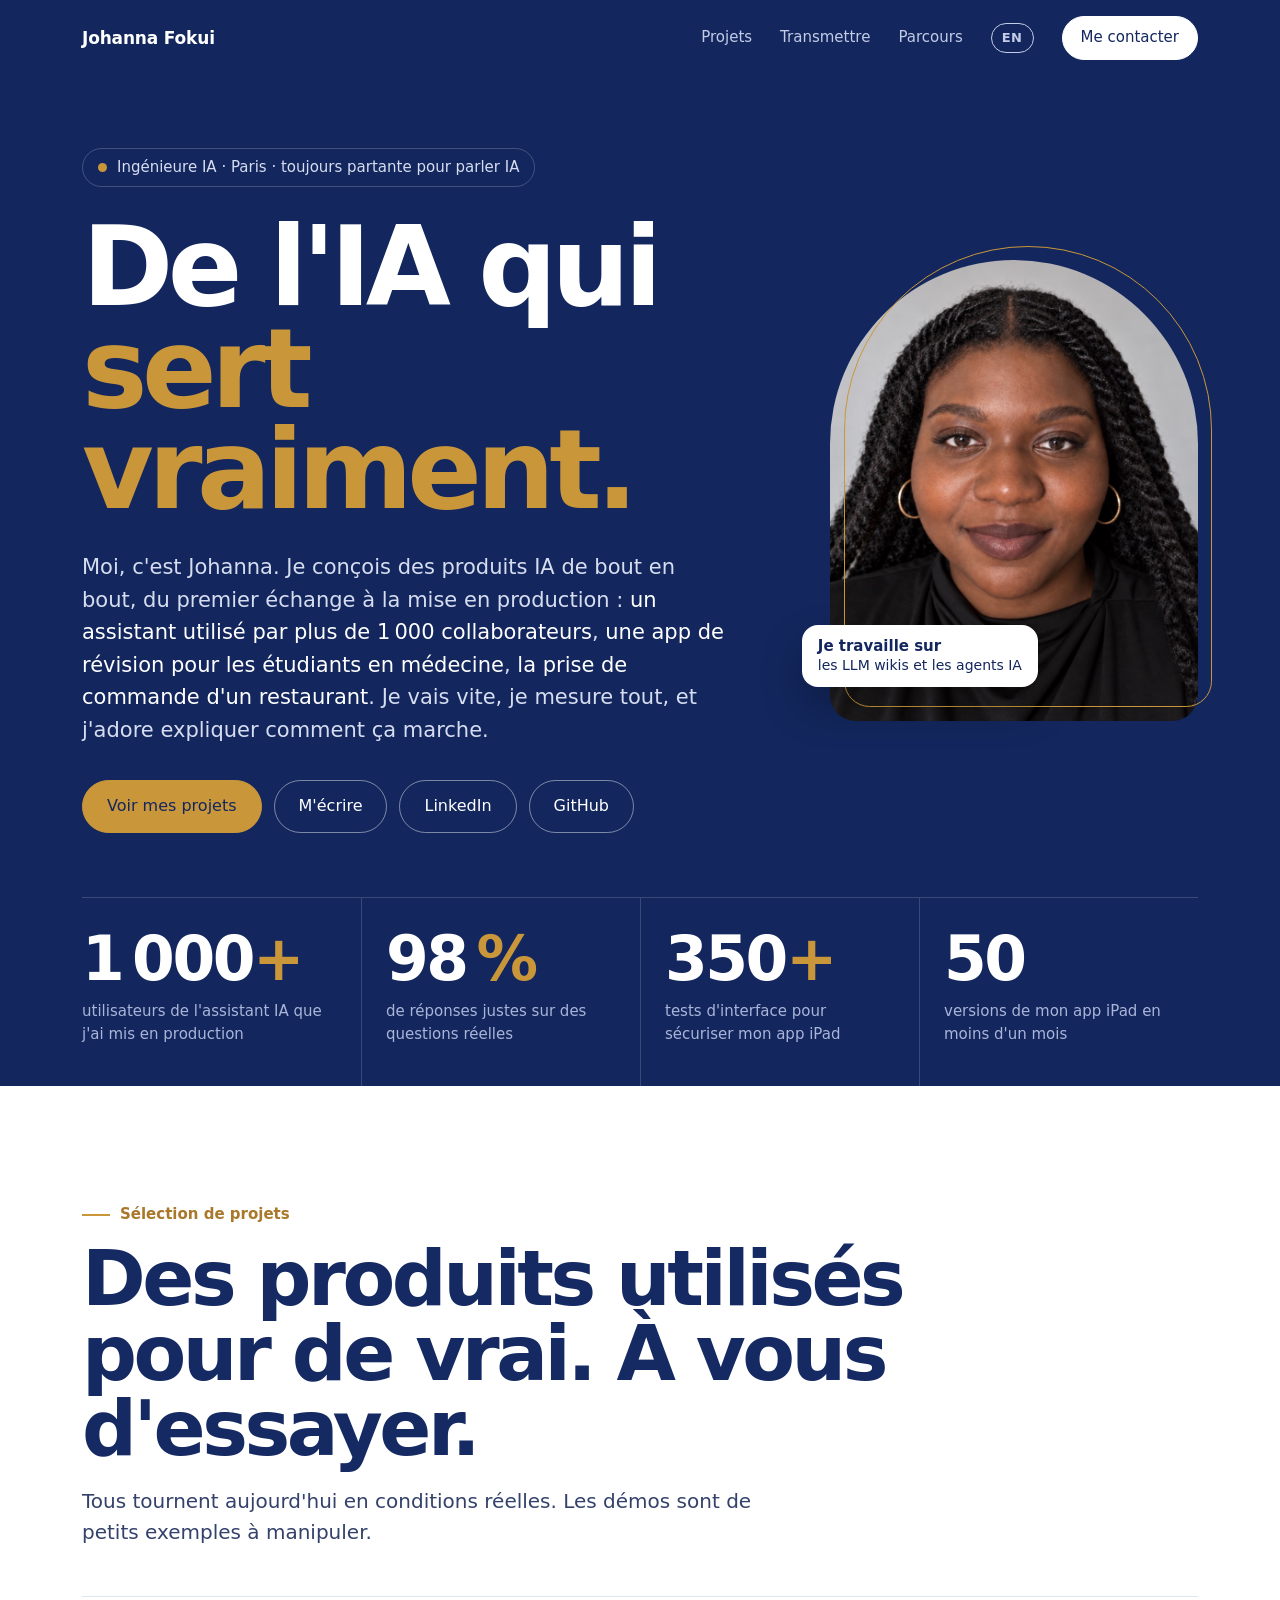
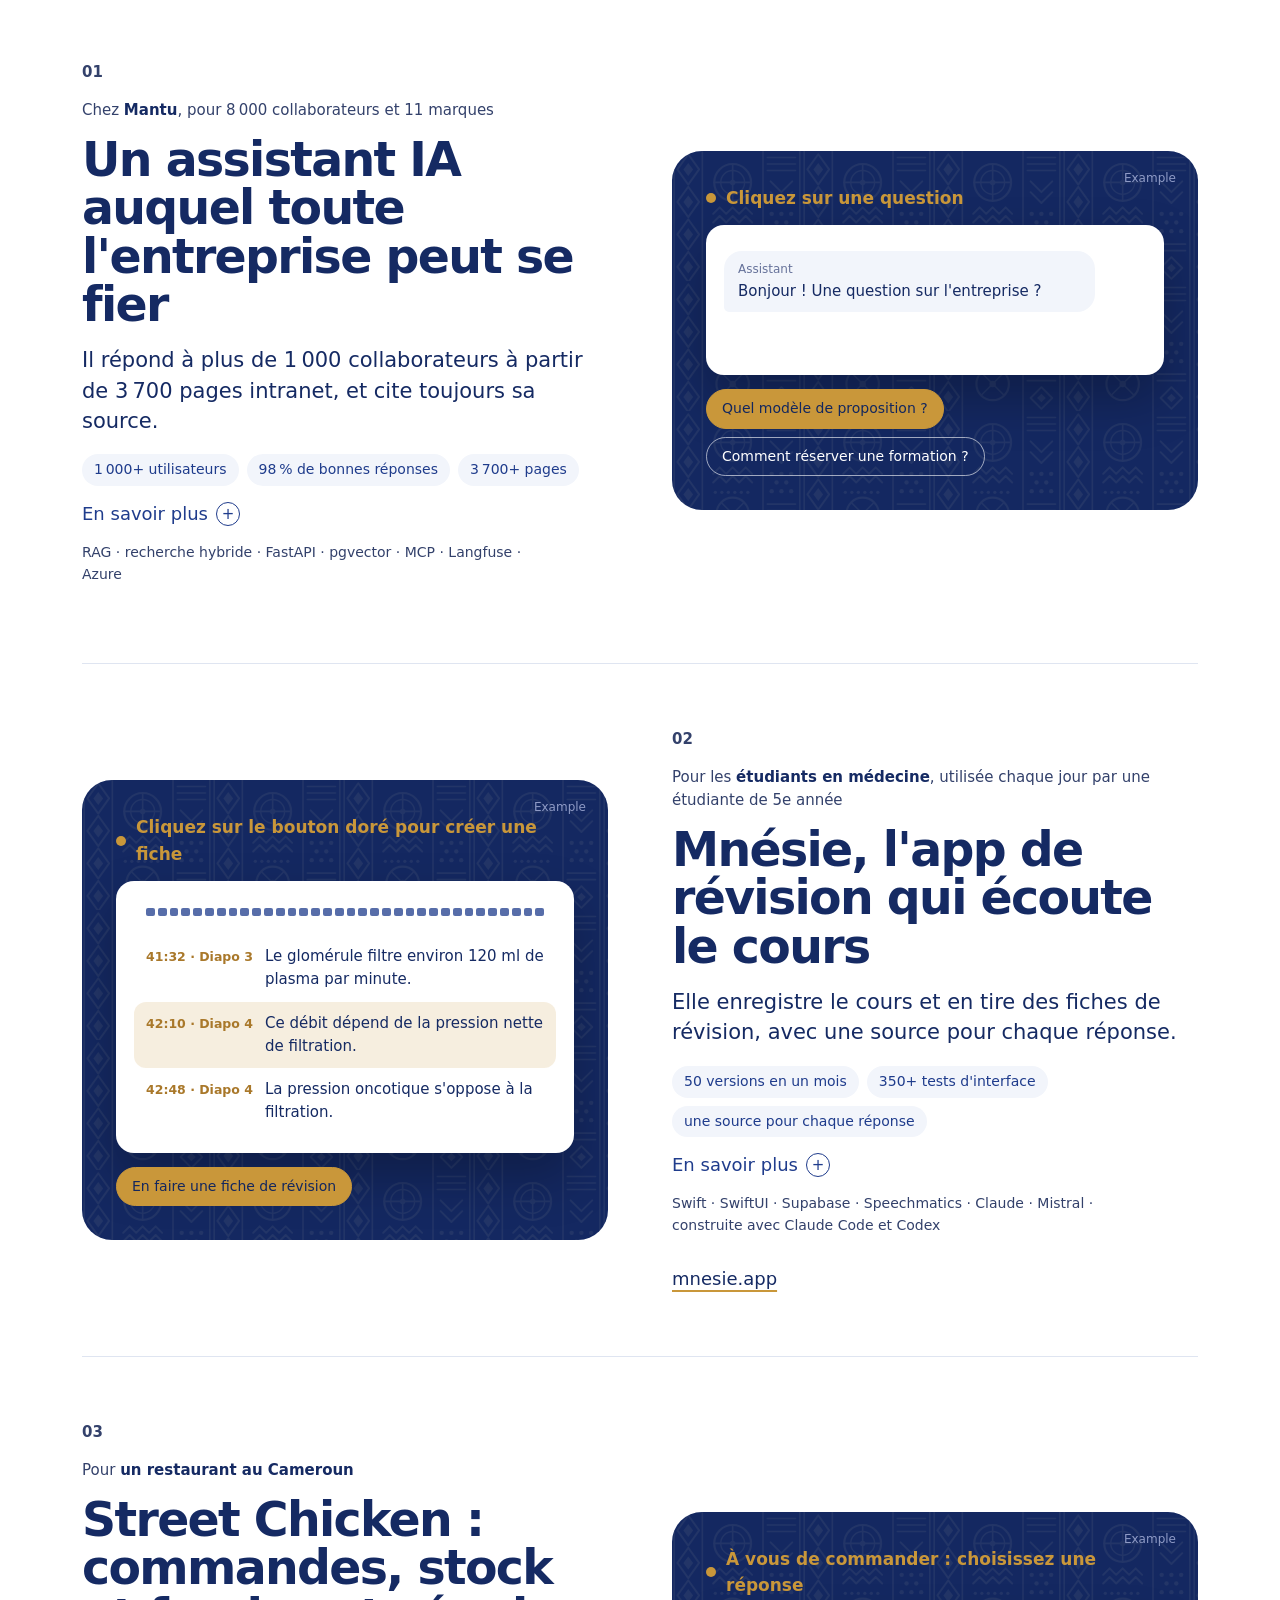
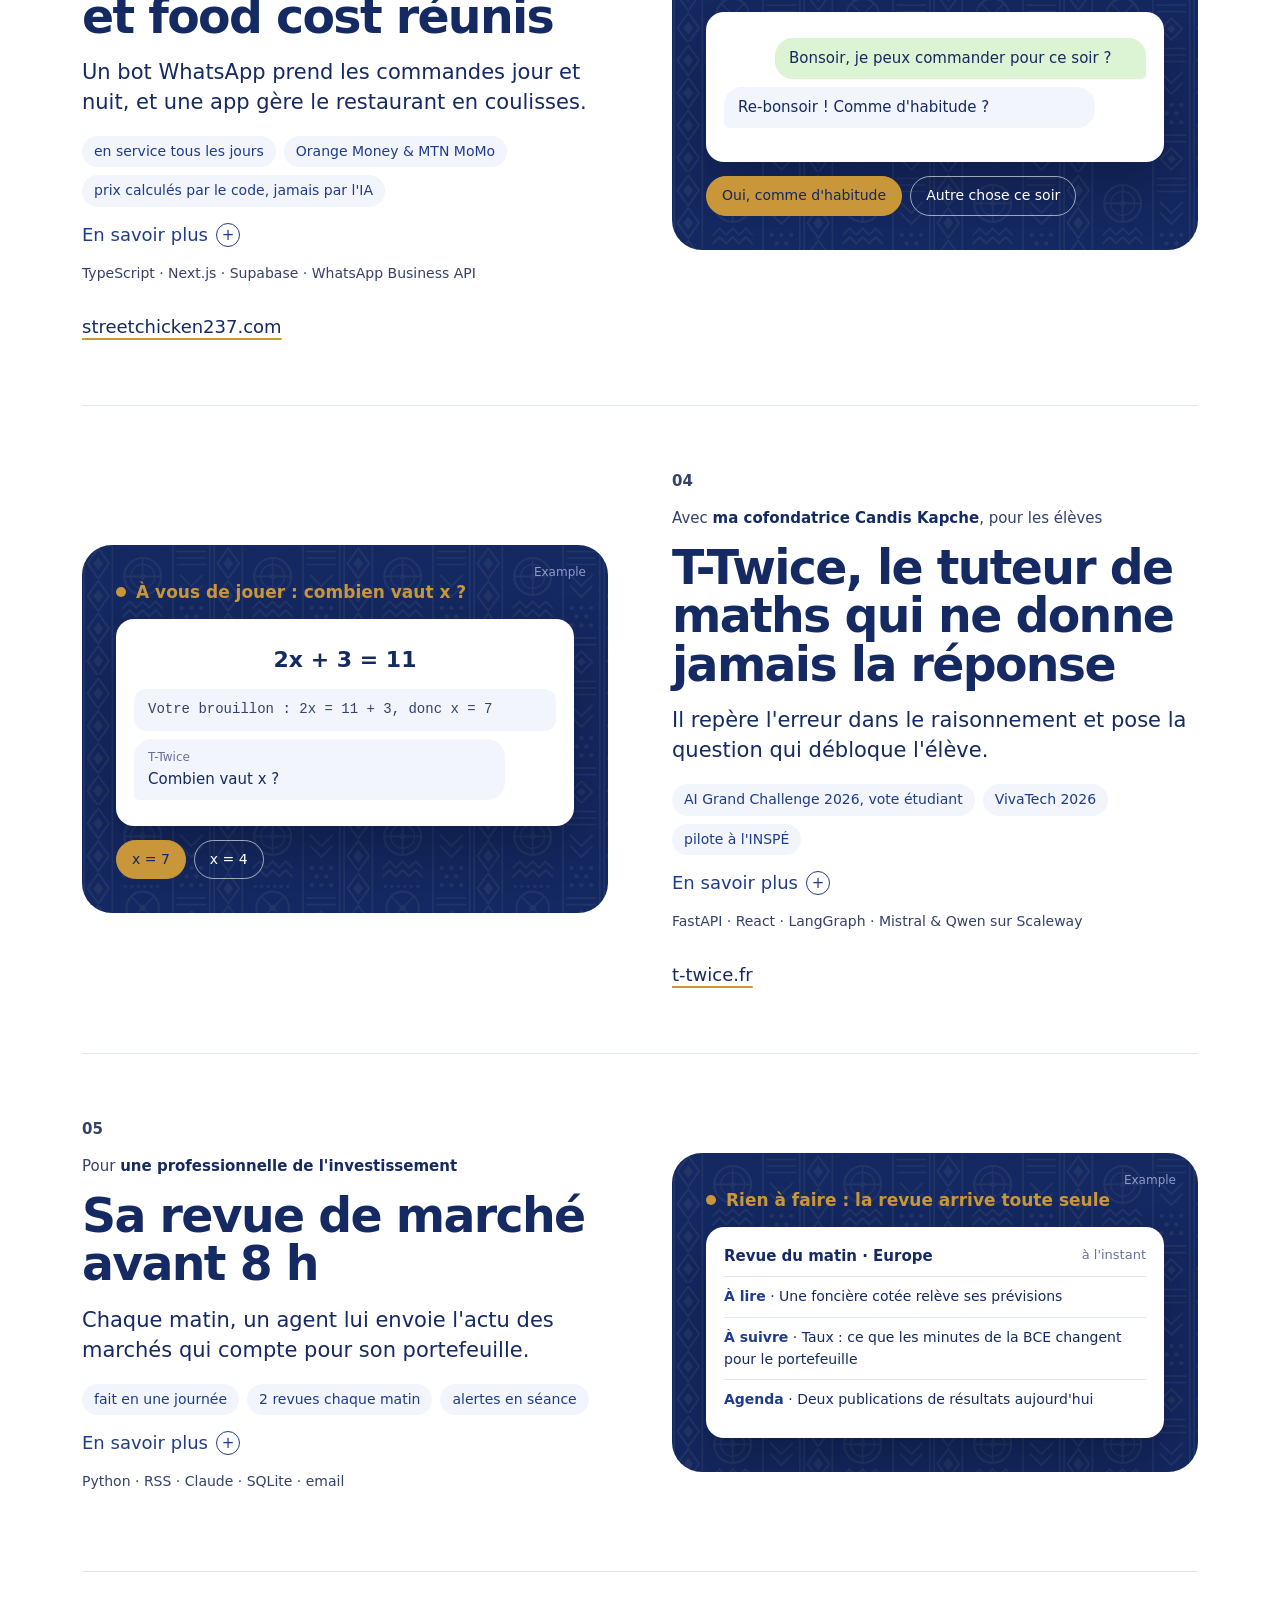
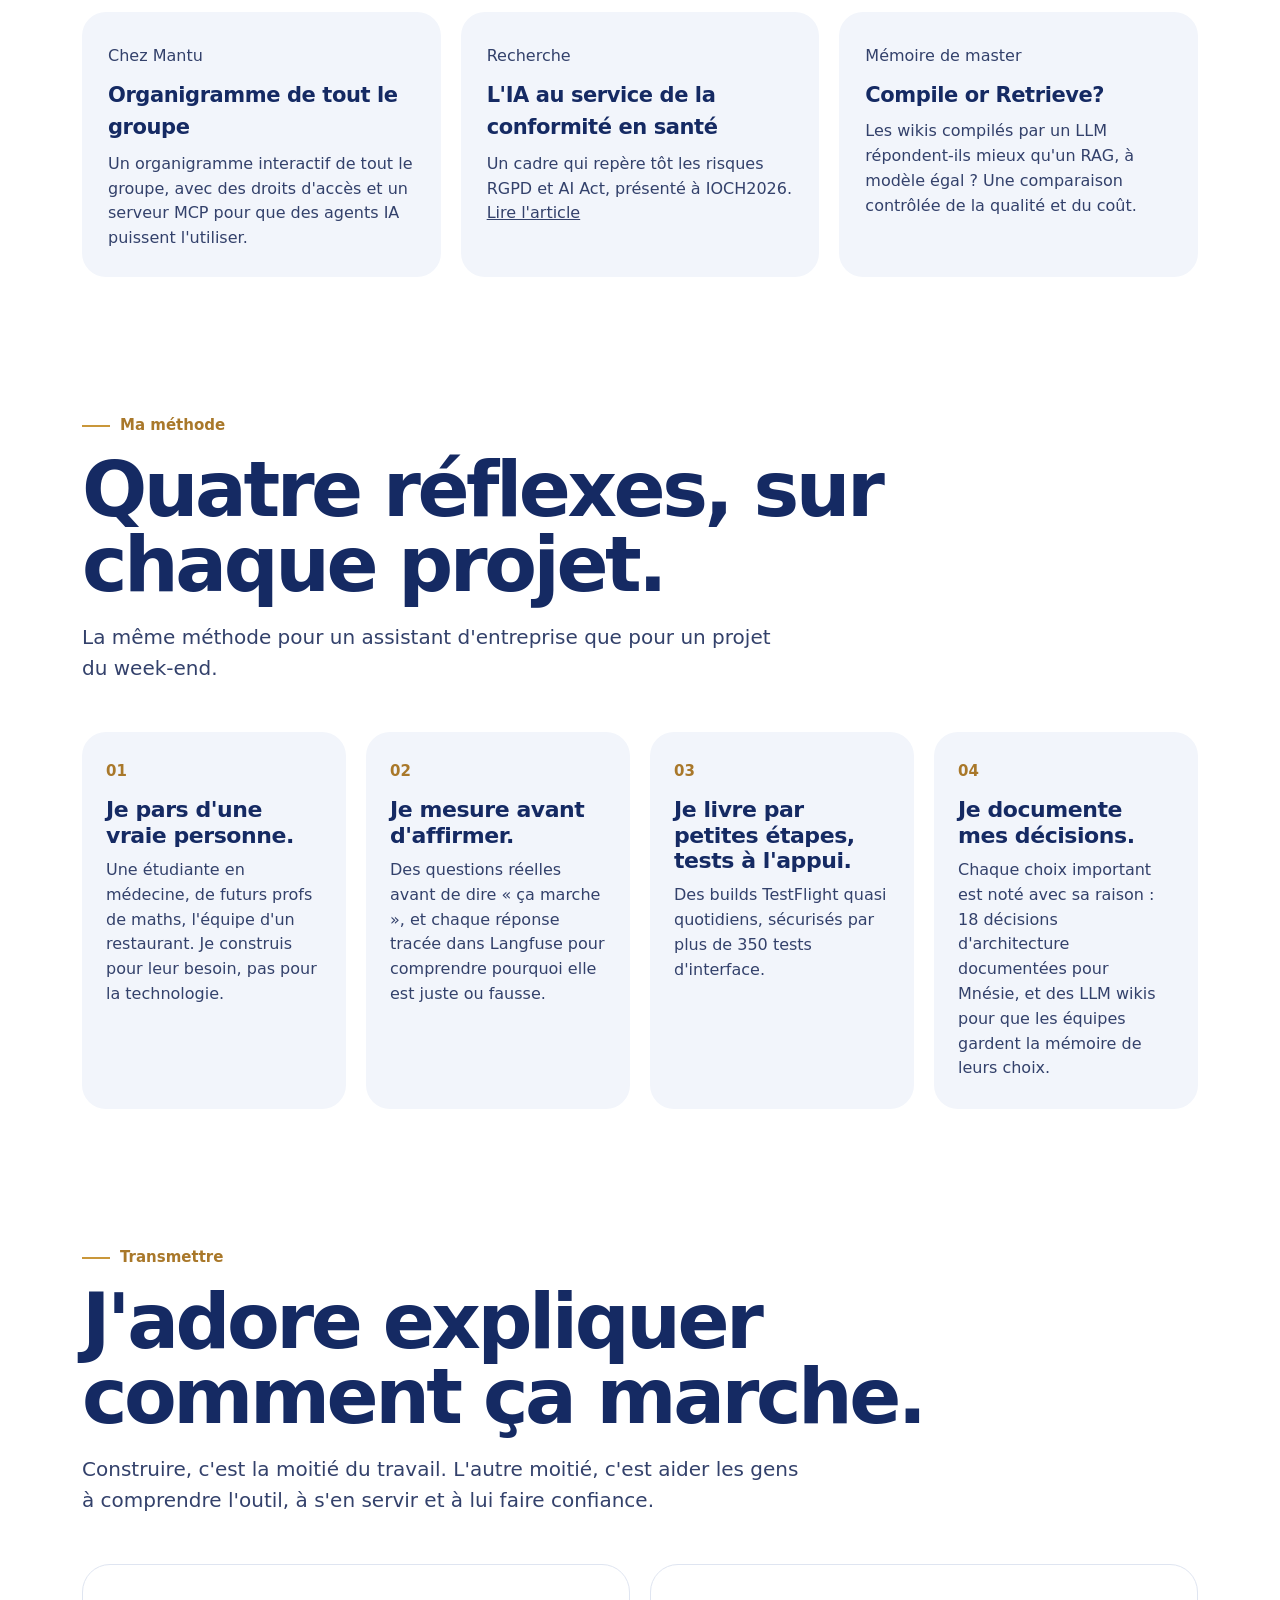
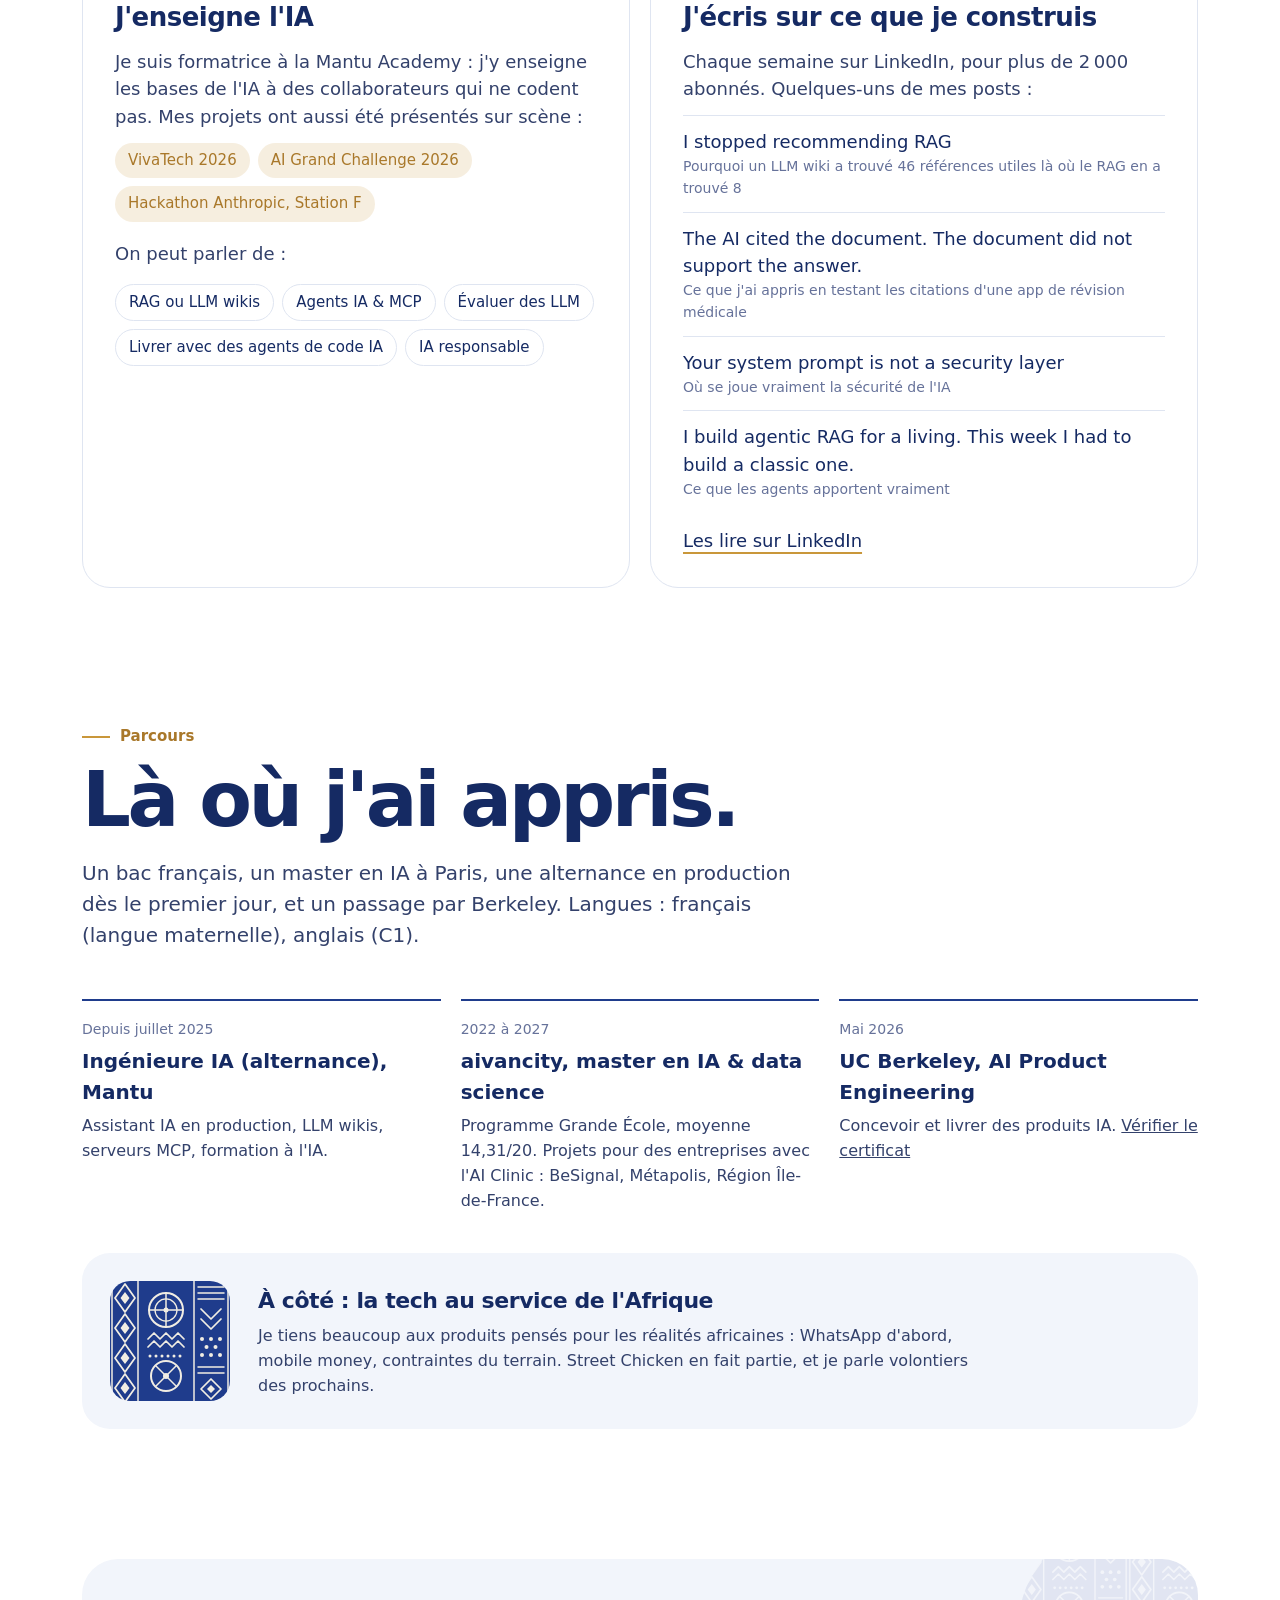
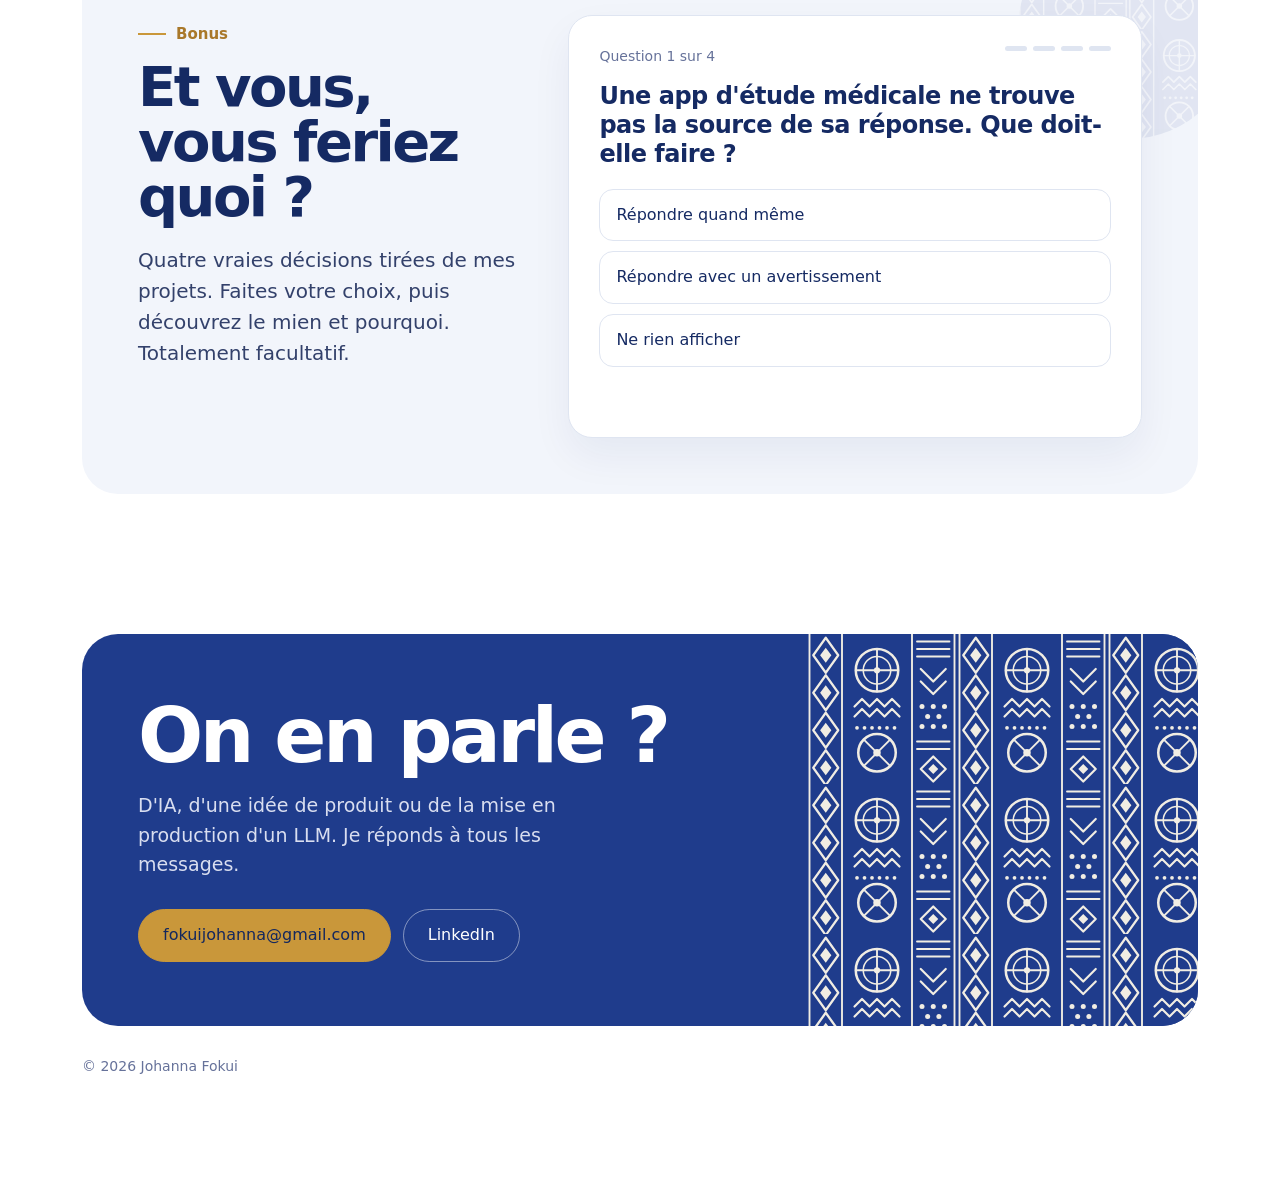
<file: fr/index.html>
<!DOCTYPE html>
<html lang="fr">
<head>
<meta charset="UTF-8">
<meta name="viewport" content="width=device-width, initial-scale=1.0">
<meta name="color-scheme" content="light">
<title>Johanna Fokui | Ingénieure IA</title>
<meta name="description" content="Johanna Fokui, ingénieure IA à Paris. Je livre des produits IA que de vraies personnes utilisent chaque jour.">
<link rel="alternate" hreflang="en" href="https://jonoubs.github.io/">
<link rel="alternate" hreflang="fr" href="https://jonoubs.github.io/fr/">
<link rel="preconnect" href="https://api.fontshare.com">
<link href="https://api.fontshare.com/v2/css?f[]=general-sans@400,500,600,700&display=swap" rel="stylesheet">
<style>
  :root {
    --bg: #ffffff;
    --soft: #f2f5fb;
    --night: #13275e;
    --ink: #152a63;
    --indigo: #1f3c8c;
    --body: #33416b;
    --muted: #66729a;
    --line: #dfe5f1;
    --gold: #c9973a;
    --gold-deep: #a9782a;
    --gold-soft: rgba(201,151,58,.16);
    --font: "General Sans", system-ui, sans-serif;
  }
  * { box-sizing: border-box; margin: 0; padding: 0; }
  [hidden] { display: none !important; }
  html { scroll-behavior: smooth; }
  body { background: var(--bg); color: var(--ink); font-family: var(--font); font-size: 18px; line-height: 1.55; -webkit-font-smoothing: antialiased; overflow-x: hidden; }
  a { color: inherit; }
  button { font: inherit; cursor: pointer; }
  :focus-visible { outline: 2px solid var(--gold); outline-offset: 3px; border-radius: 8px; }
  .skip { position: absolute; left: -999px; }
  .skip:focus { left: 12px; top: 12px; background: var(--gold); color: var(--night); padding: 8px 12px; z-index: 20; }
  .wrap { max-width: 1180px; margin: 0 auto; padding: 0 32px; }

  /* hero: indigo, ndop revealed under the cursor */
  .hero { position: relative; background: var(--night); color: #fff; overflow: hidden; }
  .hero .ndop-reveal { position: absolute; inset: 0; background: url(../ndop.svg) 0 0 / 170px 170px repeat; opacity: .5; pointer-events: none;
    -webkit-mask-image: radial-gradient(circle 230px at var(--x, -500px) var(--y, -500px), #000 0%, rgba(0,0,0,.35) 45%, transparent 100%);
            mask-image: radial-gradient(circle 230px at var(--x, -500px) var(--y, -500px), #000 0%, rgba(0,0,0,.35) 45%, transparent 100%); }
  .hero > * { position: relative; }
  .topbar { display: flex; justify-content: space-between; align-items: center; height: 76px; }
  .topbar .name { font-weight: 600; text-decoration: none; font-size: 17px; letter-spacing: -.01em; }
  .topbar nav { display: flex; gap: 28px; align-items: center; }
  .topbar nav a { text-decoration: none; font-size: 15px; color: #c3cbe6; }
  .topbar nav a:hover { color: #fff; }
  .btn { display: inline-flex; align-items: center; gap: 8px; text-decoration: none; font-weight: 500; font-size: 16px; border-radius: 999px; padding: 13px 24px; border: 1.5px solid currentColor; background: none; color: inherit; transition: transform .18s ease, background .18s ease, color .18s ease; }
  .btn:hover { transform: translateY(-2px); }
  .btn.gold { background: var(--gold); border-color: var(--gold); color: var(--night); }
  .btn.gold:hover { background: #ddb05a; }
  .btn.white { background: #fff; border-color: #fff; color: var(--night); }
  .btn.ghost { border-color: rgba(255,255,255,.45); color: #fff; }
  .btn.ghost:hover { border-color: #fff; }
  .lang { font-size: 13px !important; font-weight: 600; letter-spacing: .04em; border: 1.5px solid currentColor; border-radius: 999px; padding: 4px 10px !important; }
  .topbar .btn { padding: 9px 18px; font-size: 15px; }

  .hero-grid { display: grid; grid-template-columns: 1.3fr .7fr; gap: 64px; align-items: center; padding: 72px 0 64px; }
  .status { display: inline-flex; align-items: center; gap: 10px; font-size: 15px; color: #d7ddf0; border: 1px solid rgba(255,255,255,.2); border-radius: 999px; padding: 7px 15px; margin-bottom: 30px; }
  .pulse { width: 9px; height: 9px; border-radius: 50%; background: var(--gold); animation: pulse 2.4s infinite; }
  .hero h1 { font-size: clamp(56px, 8.6vw, 124px); line-height: .92; font-weight: 600; letter-spacing: -.05em; margin-bottom: 30px; }
  .hero h1 .u { color: var(--gold); }
  .hero h1 .w { display: inline-block; opacity: 0; transform: translateY(.35em); animation: up .7s cubic-bezier(.2,.7,.2,1) forwards; }
  .lede { font-size: 21px; color: #d7ddf0; max-width: 31em; margin-bottom: 34px; }
  .lede b { color: #fff; font-weight: 500; }
  .cta { display: flex; gap: 12px; flex-wrap: wrap; }
  .photo { position: relative; }
  .photo img { width: 100%; aspect-ratio: 4/5; object-fit: cover; object-position: 50% 30%; border-radius: 200px 200px 28px 28px; display: block; }
  .photo::before { content: ""; position: absolute; inset: -14px -14px 14px 14px; border: 1.5px solid var(--gold); border-radius: 200px 200px 28px 28px; }
  .photo .tag { position: absolute; left: -28px; bottom: 34px; background: #fff; color: var(--night); border-radius: 16px; padding: 12px 16px; font-size: 14px; box-shadow: 0 20px 40px rgba(0,0,0,.25); line-height: 1.3; }
  .photo .tag b { display: block; font-size: 15px; }

  .numbers { display: grid; grid-template-columns: repeat(4, 1fr); border-top: 1px solid rgba(255,255,255,.16); }
  .numbers div { padding: 30px 24px 40px 0; }
  .numbers div + div { padding-left: 24px; border-left: 1px solid rgba(255,255,255,.16); }
  .numbers b { display: block; font-size: clamp(40px, 4.8vw, 64px); font-weight: 600; letter-spacing: -.04em; line-height: 1; color: #fff; font-variant-numeric: tabular-nums; }
  .numbers b em { font-style: normal; color: var(--gold); }
  .numbers span { display: block; margin-top: 10px; font-size: 15px; color: #aab4d8; }

  section { padding: 110px 0 20px; }
  .kicker { display: inline-flex; gap: 10px; align-items: center; font-size: 15px; font-weight: 600; color: var(--gold-deep); margin-bottom: 14px; }
  .kicker::before { content: ""; width: 28px; height: 2px; background: var(--gold); }
  h2 { font-size: clamp(42px, 6vw, 80px); line-height: .98; font-weight: 600; letter-spacing: -.045em; max-width: 13em; }
  .intro { font-size: 20px; color: var(--body); max-width: 36em; margin: 20px 0 48px; }

  .proj { display: grid; grid-template-columns: 1fr 1fr; gap: 64px; align-items: center; padding: 64px 0; border-top: 1px solid var(--line); }
  .proj.flip .text { order: 2; }
  .num { font-size: 15px; font-weight: 600; color: var(--gold-deep); font-variant-numeric: tabular-nums; }
  .who { font-size: 15px; color: var(--muted); margin: 6px 0 10px; }
  .who b { color: var(--ink); font-weight: 600; }
  .proj h3 { font-size: clamp(32px, 3.7vw, 48px); line-height: 1.02; font-weight: 600; letter-spacing: -.035em; margin-bottom: 16px; }
  .proj p { color: var(--body); margin-bottom: 14px; max-width: 34em; }
  .proof { display: flex; flex-wrap: wrap; gap: 8px; margin: 18px 0 14px; }
  .proof span { font-size: 14px; font-weight: 500; color: var(--indigo); background: var(--soft); border-radius: 999px; padding: 5px 12px; }
  .stack { font-size: 14px; color: var(--muted); }
  .proj .pitch { font-size: 21px; color: var(--ink); line-height: 1.45; }
  details.info { margin: 4px 0 14px; }
  details.info summary { cursor: pointer; font-weight: 500; color: var(--indigo); list-style: none; display: inline-flex; gap: 8px; align-items: center; }
  details.info summary::-webkit-details-marker { display: none; }
  details.info summary::after { content: "+"; width: 22px; height: 22px; border-radius: 50%; border: 1.5px solid var(--indigo); display: grid; place-items: center; font-size: 15px; line-height: 1; }
  details.info[open] summary::after { content: "−"; }
  details.info p { margin-top: 12px; font-size: 16px; }
  .scene .howto { max-width: none; color: var(--gold); font-weight: 600; font-size: 17px; margin-bottom: 14px; display: flex; gap: 10px; align-items: center; }
  .scene .howto::before { content: ""; width: 10px; height: 10px; border-radius: 50%; background: var(--gold); animation: pulse 2.4s infinite; flex: none; }
  .chip.nudge { border-color: var(--gold); background: var(--gold); color: var(--night); animation: nudge 1.8s infinite; }
  .go { display: inline-block; margin-top: 14px; font-weight: 500; text-underline-offset: 5px; text-decoration-color: var(--gold); text-decoration-thickness: 2px; }

  /* playable scenes */
  .scene { background: var(--night); border-radius: 30px; padding: 34px; font-size: 15px; position: relative; overflow: hidden; }
  .scene::before { content: ""; position: absolute; inset: 0; background: url(../ndop.svg) 0 0 / 130px 130px repeat; opacity: .07; pointer-events: none; }
  .scene > * { position: relative; }
  .scene::after { content: "Example"; position: absolute; right: 22px; top: 18px; font-size: 12px; color: #8f9bc6; }
  .win { background: #fff; border-radius: 18px; padding: 18px; box-shadow: 0 24px 50px rgba(0,0,0,.25); min-height: 150px; }
  .chips { display: flex; flex-wrap: wrap; gap: 8px; margin-top: 14px; }
  .chip { border: 1.5px solid rgba(255,255,255,.6); color: #fff; background: transparent; border-radius: 999px; padding: 8px 15px; font-size: 14px; font-weight: 500; transition: background .15s, color .15s; }
  .chip:hover { background: #fff; color: var(--night); }
  .chip[disabled] { opacity: .35; pointer-events: none; }
  .msg { max-width: 88%; padding: 10px 14px; border-radius: 18px; margin: 8px 0; line-height: 1.4; animation: pop .35s ease-out both; }
  .msg.me { background: #dcf3d4; margin-left: auto; border-bottom-right-radius: 5px; }
  .msg.bot { background: var(--soft); border-bottom-left-radius: 5px; }
  .msg small { display: block; color: var(--muted); font-size: 12px; margin-bottom: 3px; }
  .src { display: inline-block; margin-top: 8px; font-size: 12.5px; background: var(--gold-soft); color: var(--gold-deep); border-radius: 999px; padding: 3px 10px; font-weight: 500; }
  .typing { display: inline-flex; gap: 4px; padding: 12px 14px; background: var(--soft); border-radius: 18px; margin: 8px 0; }
  .typing i { width: 6px; height: 6px; border-radius: 50%; background: var(--muted); animation: blink 1s infinite; }
  .typing i:nth-child(2) { animation-delay: .15s } .typing i:nth-child(3) { animation-delay: .3s }

  .lecture .row { display: flex; gap: 12px; align-items: baseline; padding: 10px 12px; border-radius: 12px; transition: background .4s; }
  .lecture .row.on { background: var(--gold-soft); }
  .lecture .t { font-weight: 600; font-size: 12.5px; color: var(--gold-deep); white-space: nowrap; }
  .wave { display: flex; gap: 3px; align-items: center; height: 26px; margin-bottom: 10px; padding: 0 12px; }
  .wave i { flex: 1; background: var(--indigo); border-radius: 2px; height: 30%; animation: wave 1.1s ease-in-out infinite; opacity: .75; }

  .eq { font-size: 22px; font-weight: 600; text-align: center; padding: 6px 0 12px; }
  .draft { font-family: ui-monospace, Menlo, monospace; font-size: 14px; background: var(--soft); border-radius: 12px; padding: 10px 14px; color: var(--body); }

  .brief h4 { font-size: 15px; margin-bottom: 8px; display: flex; justify-content: space-between; }
  .brief h4 span { color: var(--muted); font-weight: 400; font-size: 13px; }
  .brief li { list-style: none; padding: 9px 0; border-top: 1px solid var(--line); font-size: 14px; opacity: 0; transform: translateX(-8px); transition: opacity .5s, transform .5s; }
  .brief.on li { opacity: 1; transform: none; }
  .brief.on li:nth-child(2) { transition-delay: .25s } .brief.on li:nth-child(3) { transition-delay: .5s }
  .brief li b { color: var(--indigo); }

  .more { display: grid; grid-template-columns: repeat(3, 1fr); gap: 20px; border-top: 1px solid var(--line); padding-top: 40px; }
  .mini { background: var(--soft); border-radius: 24px; padding: 26px; transition: transform .2s; }
  .mini:hover { transform: translateY(-4px); }
  .mini h4 { font-size: 21px; font-weight: 600; letter-spacing: -.02em; margin: 6px 0 8px; }
  .mini p { color: var(--body); font-size: 16px; }

  /* quiz */
  .quiz { background: var(--soft); color: var(--ink); border-radius: 36px; padding: 56px; position: relative; overflow: hidden; display: grid; grid-template-columns: .8fr 1.2fr; gap: 48px; }
  .quiz::before { content: ""; position: absolute; right: -40px; top: -40px; width: 220px; height: 220px; background: url(../ndop.svg) 0 0 / 110px 110px repeat; opacity: .08; border-radius: 50%; }
  .quiz > * { position: relative; }
  .quiz h2 { color: var(--ink); font-size: clamp(36px, 4.4vw, 56px); }
  .quiz .intro { color: var(--body); margin-bottom: 0; }
  .qbox { background: #fff; border: 1px solid var(--line); border-radius: 24px; padding: 30px; min-height: 290px; box-shadow: 0 18px 40px rgba(21,42,99,.06); }
  .qmeta { display: flex; justify-content: space-between; font-size: 14px; color: var(--muted); margin-bottom: 14px; }
  .dots { display: flex; gap: 6px; }
  .dots i { width: 22px; height: 5px; border-radius: 3px; background: var(--line); }
  .dots i.ok { background: var(--gold); } .dots i.ko { background: var(--muted); }
  .qtext { font-size: 24px; font-weight: 600; letter-spacing: -.02em; line-height: 1.2; margin-bottom: 20px; }
  .opts { display: grid; gap: 10px; }
  .opt { text-align: left; border: 1.5px solid var(--line); background: #fff; color: var(--ink); border-radius: 14px; padding: 13px 16px; font-size: 16px; transition: border-color .15s, background .15s; }
  .opt:hover { border-color: var(--indigo); }
  .opt.right { background: var(--gold); border-color: var(--gold); color: var(--night); font-weight: 600; }
  .opt.wrong { border-color: var(--line); color: var(--muted); text-decoration: line-through; }
  .opt[disabled] { cursor: default; }
  .why { margin-top: 16px; color: var(--body); font-size: 16px; min-height: 1.5em; }
  .qnext { margin-top: 14px; }

  .how { display: grid; grid-template-columns: repeat(4, 1fr); gap: 20px; }
  .how div { background: var(--soft); border-radius: 24px; padding: 28px 24px; transition: transform .2s; }
  .how div:hover { transform: translateY(-4px); }
  .how b { display: block; color: var(--gold-deep); font-size: 15px; font-weight: 600; margin-bottom: 14px; }
  .how h4 { font-size: 22px; font-weight: 600; letter-spacing: -.02em; line-height: 1.15; margin-bottom: 10px; }
  .how p { color: var(--body); font-size: 16px; }
  .talk { display: grid; grid-template-columns: 1fr 1fr; gap: 20px; }
  .card { border: 1px solid var(--line); border-radius: 28px; padding: 32px; }
  .card h3 { font-size: 26px; font-weight: 600; letter-spacing: -.02em; margin-bottom: 10px; }
  .card p { color: var(--body); margin-bottom: 12px; }
  .posts { list-style: none; margin-top: 8px; }
  .posts li { padding: 12px 0; border-top: 1px solid var(--line); font-weight: 500; }
  .posts li span { display: block; font-weight: 400; font-size: 14px; color: var(--muted); }
  .topics { display: flex; flex-wrap: wrap; gap: 8px; margin-top: 16px; }
  .topics span { border: 1.5px solid var(--line); border-radius: 999px; padding: 6px 13px; font-size: 15px; }
  .stage { display: flex; flex-wrap: wrap; gap: 8px; margin: 6px 0 18px; }
  .stage span { background: var(--gold-soft); color: var(--gold-deep); border-radius: 999px; padding: 6px 13px; font-size: 15px; font-weight: 500; }

  .bgline { display: grid; grid-template-columns: repeat(3, 1fr); gap: 20px; }
  .bgline div { border-top: 2px solid var(--indigo); padding-top: 18px; }
  .bgline h4 { font-size: 20px; font-weight: 600; margin-bottom: 6px; }
  .bgline p { color: var(--body); font-size: 16px; }
  .bgline .when { font-size: 14px; color: var(--muted); margin-bottom: 6px; }
  .side { margin-top: 40px; display: grid; grid-template-columns: 120px 1fr; gap: 28px; align-items: center; background: var(--soft); border-radius: 28px; padding: 28px; }
  .side .sw { height: 120px; border-radius: 20px; background: url(../ndop.svg) 0 0 / 120px 120px repeat; }
  .side h4 { font-size: 22px; font-weight: 600; letter-spacing: -.02em; margin-bottom: 6px; }
  .side p { color: var(--body); font-size: 16px; max-width: 46em; }

  .contact { margin: 120px 0 0; border-radius: 36px; overflow: hidden; display: grid; grid-template-columns: 1.3fr .7fr; background: var(--indigo); color: #fff; }
  .contact .txt { padding: 64px 56px; }
  .contact h2 { color: #fff; max-width: 11em; }
  .contact p { color: #d9def0; font-size: 19px; margin: 18px 0 30px; max-width: 26em; }
  .contact .ndop { background: url(../ndop.svg) 0 0 / 150px 150px repeat; min-height: 280px; }
  footer { color: var(--muted); font-size: 14px; padding: 30px 0 110px; display: flex; justify-content: space-between; flex-wrap: wrap; gap: 12px; }

  .dock { position: fixed; top: 0; left: 0; right: 0; z-index: 9; background: rgba(255,255,255,.92); backdrop-filter: blur(10px); border-bottom: 1px solid var(--line); transform: translateY(-100%); transition: transform .3s ease; }
  .dock.show { transform: none; }
  .dock .wrap { display: flex; justify-content: space-between; align-items: center; height: 60px; }
  .dock .name { font-weight: 600; text-decoration: none; }
  .dock nav { display: flex; gap: 24px; align-items: center; }
  .dock nav a { text-decoration: none; font-size: 15px; color: var(--muted); padding: 4px 0; border-bottom: 2px solid transparent; }
  .dock nav a.on { color: var(--ink); border-bottom-color: var(--gold); }
  .dock .btn { padding: 7px 16px; font-size: 14px; background: var(--night); border-color: var(--night); color: #fff; }
  section, #contact { scroll-margin-top: 70px; }
  @media (max-width: 760px) { .dock nav a:not(.btn):not(.lang) { display: none; } }
  .reveal { opacity: 0; transform: translateY(24px); transition: opacity .8s ease, transform .8s cubic-bezier(.2,.7,.2,1); }
  .reveal.in { opacity: 1; transform: none; }

  @keyframes up { to { opacity: 1; transform: none; } }
  @keyframes pop { from { opacity: 0; transform: translateY(6px) scale(.98); } to { opacity: 1; transform: none; } }
  @keyframes nudge { 0% { box-shadow: 0 0 0 0 rgba(201,151,58,.7); } 70% { box-shadow: 0 0 0 12px rgba(201,151,58,0); } 100% { box-shadow: 0 0 0 0 rgba(201,151,58,0); } }
  @keyframes blink { 50% { opacity: .25; } }
  @keyframes wave { 0%, 100% { height: 25%; } 50% { height: 100%; } }
  @keyframes pulse { 0% { box-shadow: 0 0 0 0 rgba(201,151,58,.6); } 70% { box-shadow: 0 0 0 10px rgba(201,151,58,0); } 100% { box-shadow: 0 0 0 0 rgba(201,151,58,0); } }
  @media (prefers-reduced-motion: reduce) {
    *, *::before, *::after { animation: none !important; transition: none !important; }
    .hero h1 .w, .reveal, .brief li { opacity: 1; transform: none; }
    html { scroll-behavior: auto; }
  }

  @media (max-width: 960px) {
    .hero-grid, .proj, .talk, .contact, .quiz { grid-template-columns: 1fr; gap: 36px; }
    .proj.flip .text { order: 0; }
    .numbers { grid-template-columns: 1fr 1fr; }
    .numbers div:nth-child(3) { border-left: 0; padding-left: 0; }
    .numbers div:nth-child(n+3) { border-top: 1px solid rgba(255,255,255,.16); }
    .more, .bgline { grid-template-columns: 1fr; }
    .how { grid-template-columns: 1fr 1fr; }
    .topbar nav a:not(.btn):not(.lang) { display: none; }
    .photo { max-width: 380px; margin-left: 14px; }
    .photo .tag { left: -10px; }
    .quiz { padding: 36px 24px; }
    .contact .txt { padding: 44px 30px; }
    .contact .ndop { min-height: 160px; }
    .side { grid-template-columns: 1fr; }
    .side .sw { height: 70px; }
  }
  @media (max-width: 520px) {
    .wrap { padding: 0 20px; }
    .how { grid-template-columns: 1fr; }
    .scene { padding: 24px 16px; }
    .qbox { padding: 22px 18px; }
  }
</style>
</head>
<body>
<a class="skip" href="#main">Aller au contenu</a>

<div class="dock" id="dock" aria-hidden="true">
  <div class="wrap">
    <a class="name" href="#top" tabindex="-1">Johanna Fokui</a>
    <nav aria-label="Sections">
      <a href="#work" tabindex="-1">Projets</a>
      <a href="#talk" tabindex="-1">Transmettre</a>
      <a href="#background" tabindex="-1">Parcours</a>
      <a class="lang" tabindex="-1" href="../" hreflang="en" lang="en" title="English version">EN</a>
      <a class="btn" href="mailto:fokuijohanna@gmail.com" tabindex="-1">Me contacter</a>
    </nav>
  </div>
</div>
<header class="hero" id="top">
  <div class="ndop-reveal" aria-hidden="true"></div>
  <div class="wrap">
    <div class="topbar">
      <a class="name" href="#top">Johanna Fokui</a>
      <nav aria-label="Sections">
        <a href="#work">Projets</a>
        <a href="#talk">Transmettre</a>
        <a href="#background">Parcours</a>
        <a class="lang" href="../" hreflang="en" lang="en" title="English version">EN</a>
        <a class="btn white" href="mailto:fokuijohanna@gmail.com">Me contacter</a>
      </nav>
    </div>

    <div class="hero-grid">
      <div>
        <p class="status"><span class="pulse"></span>Ingénieure IA · Paris · toujours partante pour parler IA</p>
        <h1 aria-label="De l'IA qui sert vraiment."><span class="w">De</span> <span class="w">l'IA</span> <span class="w">qui</span> <span class="w u">sert</span> <span class="w u">vraiment.</span></h1>
        <p class="lede">Moi, c'est Johanna. Je conçois des produits IA de bout en bout, du premier échange à la mise en production : <b>un assistant utilisé par plus de 1 000 collaborateurs</b>, <b>une app de révision pour les étudiants en médecine</b>, <b>la prise de commande d'un restaurant</b>. Je vais vite, je mesure tout, et j'adore expliquer comment ça marche.</p>
        <div class="cta">
          <a class="btn gold" href="#work">Voir mes projets</a>
          <a class="btn ghost" href="mailto:fokuijohanna@gmail.com">M'écrire</a>
          <a class="btn ghost" href="https://linkedin.com/in/johanna-grace-fokui-noubi-18006022b/" target="_blank" rel="noopener">LinkedIn</a>
          <a class="btn ghost" href="https://github.com/JoNoubs" target="_blank" rel="noopener">GitHub</a>
        </div>
      </div>
      <div class="photo">
        <img src="../johanna-2026.jpg" alt="Johanna Fokui, souriante, en haut noir avec des créoles dorées">
        <div class="tag"><b>Je travaille sur</b>les LLM wikis et les agents IA</div>
      </div>
    </div>

    <div class="numbers">
      <div><b data-count="1000" data-suffix="+">1 000+</b><span>utilisateurs de l'assistant IA que j'ai mis en production</span></div>
      <div><b data-count="98" data-suffix=" %">98 %</b><span>de réponses justes sur des questions réelles</span></div>
      <div><b data-count="350" data-suffix="+">350+</b><span>tests d'interface pour sécuriser mon app iPad</span></div>
      <div><b data-count="50" data-suffix="">50</b><span>versions de mon app iPad en moins d'un mois</span></div>
    </div>
  </div>
</header>

<main id="main">
  <section id="work">
    <div class="wrap">
      <p class="kicker">Sélection de projets</p>
      <h2 class="reveal">Des produits utilisés pour de vrai. À vous d'essayer.</h2>
      <p class="intro reveal">Tous tournent aujourd'hui en conditions réelles. Les démos sont de petits exemples à manipuler.</p>

      <article class="proj reveal">
        <div class="text">
          <p class="num">01</p>
          <p class="who">Chez <b>Mantu</b>, pour 8 000 collaborateurs et 11 marques</p>
          <h3>Un assistant IA auquel toute l'entreprise peut se fier</h3>
          <p class="pitch">Il répond à plus de 1 000 collaborateurs à partir de 3 700 pages intranet, et cite toujours sa source.</p>
          <div class="proof"><span>1 000+ utilisateurs</span><span>98 % de bonnes réponses</span><span>3 700+ pages</span></div>
          <details class="info"><summary>En savoir plus</summary><p>Je l'ai porté du recueil du besoin à la mise en production, avec les équipes métier. On l'utilise dans l'app de chat et via des agents IA. La qualité se mesure sur des questions réelles, et l'indexation est incrémentale : on ne retraite que ce qui a changé. Je fais aussi tourner en production des LLM wikis pour plusieurs équipes : des bases de connaissances que les agents IA consultent et tiennent à jour.</p></details>
          <p class="stack">RAG · recherche hybride · FastAPI · pgvector · MCP · Langfuse · Azure</p>
        </div>
        <div class="scene">
          <p class="howto">Cliquez sur une question</p>
          <div class="win" id="assistant-log" aria-live="polite">
            <div class="msg bot"><small>Assistant</small>Bonjour ! Une question sur l'entreprise ?</div>
          </div>
          <div class="chips" id="assistant-chips">
            <button class="chip nudge" data-q="Quel modèle utiliser pour une proposition commerciale ?" data-a="Utilisez le modèle de proposition 2026. Il a remplacé l'ancien en mars." data-s="Source : Modèles de propositions, page 2">Quel modèle de proposition ?</button>
            <button class="chip" data-q="Comment réserver une formation ?" data-a="Ouvrez la page de l'Academy et choisissez une session. Votre manager valide en un clic." data-s="Source : Academy, guide de réservation">Comment réserver une formation ?</button>
          </div>
        </div>
      </article>

      <article class="proj flip reveal">
        <div class="text">
          <p class="num">02</p>
          <p class="who">Pour les <b>étudiants en médecine</b>, utilisée chaque jour par une étudiante de 5e année</p>
          <h3>Mnésie, l'app de révision qui écoute le cours</h3>
          <p class="pitch">Elle enregistre le cours et en tire des fiches de révision, avec une source pour chaque réponse.</p>
          <div class="proof"><span>50 versions en un mois</span><span>350+ tests d'interface</span><span>une source pour chaque réponse</span></div>
          <details class="info"><summary>En savoir plus</summary><p>Chaque phrase est rattachée à sa diapo. Chaque réponse de l'IA cite sa source dans le cours, sinon elle ne s'affiche pas : en médecine, on n'a pas droit à l'erreur. Sur iPad et sur le web.</p></details>
          <p class="stack">Swift · SwiftUI · Supabase · Speechmatics · Claude · Mistral · construite avec Claude Code et Codex</p>
          <a class="go" href="https://mnesie.app" target="_blank" rel="noopener">mnesie.app</a>
        </div>
        <div class="scene">
          <p class="howto">Cliquez sur le bouton doré pour créer une fiche</p>
          <div class="win lecture">
            <div class="wave" aria-hidden="true"></div>
            <div class="row"><span class="t">41:32 · Diapo 3</span><span>Le glomérule filtre environ 120 ml de plasma par minute.</span></div>
            <div class="row"><span class="t">42:10 · Diapo 4</span><span>Ce débit dépend de la pression nette de filtration.</span></div>
            <div class="row"><span class="t">42:48 · Diapo 4</span><span>La pression oncotique s'oppose à la filtration.</span></div>
          </div>
          <div class="chips"><button class="chip nudge" id="mnesie-card">En faire une fiche de révision</button></div>
        </div>
      </article>

      <article class="proj reveal">
        <div class="text">
          <p class="num">03</p>
          <p class="who">Pour <b>un restaurant au Cameroun</b></p>
          <h3>Street Chicken : commandes, stock et food cost réunis</h3>
          <p class="pitch">Un bot WhatsApp prend les commandes jour et nuit, et une app gère le restaurant en coulisses.</p>
          <div class="proof"><span>en service tous les jours</span><span>Orange Money &amp; MTN MoMo</span><span>prix calculés par le code, jamais par l'IA</span></div>
          <details class="info"><summary>En savoir plus</summary><p>Le bot tourne sur WhatsApp et Messenger, reconnaît les habitués et encaisse en mobile money. L'app de gestion couvre les fiches techniques, le food cost calculé sur les vrais prix d'achat, le stock, la caisse, l'hygiène, et un assistant IA qui répond aux questions de l'équipe.</p></details>
          <p class="stack">TypeScript · Next.js · Supabase · WhatsApp Business API</p>
          <a class="go" href="https://www.streetchicken237.com/home" target="_blank" rel="noopener">streetchicken237.com</a>
        </div>
        <div class="scene">
          <p class="howto">À vous de commander : choisissez une réponse</p>
          <div class="win" id="chicken-log" aria-live="polite">
            <div class="msg me">Bonsoir, je peux commander pour ce soir ?</div>
            <div class="msg bot">Re-bonsoir ! Comme d'habitude ?</div>
          </div>
          <div class="chips" id="chicken-chips">
            <button class="chip nudge" data-r="Oui, comme d'habitude" data-a="C'est noté, comme d'habitude ! Le total est calculé par le code, jamais par l'IA. Orange Money ou MTN MoMo ?">Oui, comme d'habitude</button>
            <button class="chip" data-r="Autre chose ce soir" data-a="Avec plaisir ! Voici le menu du soir. Dites-moi ce qui vous fait envie et je l'ajoute.">Autre chose ce soir</button>
          </div>
        </div>
      </article>

      <article class="proj flip reveal">
        <div class="text">
          <p class="num">04</p>
          <p class="who">Avec <b>ma cofondatrice Candis Kapche</b>, pour les élèves</p>
          <h3>T-Twice, le tuteur de maths qui ne donne jamais la réponse</h3>
          <p class="pitch">Il repère l'erreur dans le raisonnement et pose la question qui débloque l'élève.</p>
          <div class="proof"><span>AI Grand Challenge 2026, vote étudiant</span><span>VivaTech 2026</span><span>pilote à l'INSPÉ</span></div>
          <details class="info"><summary>En savoir plus</summary><p>Plusieurs agents collaborent sur des modèles open source hébergés en France. Pilote en cours avec de futurs profs de maths à l'INSPÉ de Reims. J'en suis la CTO et la développeuse principale.</p></details>
          <p class="stack">FastAPI · React · LangGraph · Mistral &amp; Qwen sur Scaleway</p>
          <a class="go" href="https://www.t-twice.fr/" target="_blank" rel="noopener">t-twice.fr</a>
        </div>
        <div class="scene">
          <p class="howto">À vous de jouer : combien vaut x ?</p>
          <div class="win" id="tt-log" aria-live="polite">
            <div class="eq">2x + 3 = 11</div>
            <div class="draft">Votre brouillon : 2x = 11 + 3, donc x = 7</div>
            <div class="msg bot"><small>T-Twice</small>Combien vaut x ?</div>
          </div>
          <div class="chips" id="tt-chips"></div>
        </div>
      </article>

      <article class="proj reveal">
        <div class="text">
          <p class="num">05</p>
          <p class="who">Pour <b>une professionnelle de l'investissement</b></p>
          <h3>Sa revue de marché avant 8 h</h3>
          <p class="pitch">Chaque matin, un agent lui envoie l'actu des marchés qui compte pour son portefeuille.</p>
          <div class="proof"><span>fait en une journée</span><span>2 revues chaque matin</span><span>alertes en séance</span></div>
          <details class="info"><summary>En savoir plus</summary><p>Fait en une journée. L'agent lit l'actualité de ses marchés, trie ce qui compte et envoie deux revues, Europe et États-Unis, avec des alertes en séance.</p></details>
          <p class="stack">Python · RSS · Claude · SQLite · email</p>
        </div>
        <div class="scene">
          <p class="howto">Rien à faire : la revue arrive toute seule</p>
          <div class="win brief" id="brief">
            <h4>Revue du matin · Europe <span>à l'instant</span></h4>
            <ul>
              <li><b>À lire</b> · Une foncière cotée relève ses prévisions</li>
              <li><b>À suivre</b> · Taux : ce que les minutes de la BCE changent pour le portefeuille</li>
              <li><b>Agenda</b> · Deux publications de résultats aujourd'hui</li>
            </ul>
          </div>
        </div>
      </article>

      <div class="more reveal">
        <div class="mini"><p class="who">Chez Mantu</p><h4>Organigramme de tout le groupe</h4><p>Un organigramme interactif de tout le groupe, avec des droits d'accès et un serveur MCP pour que des agents IA puissent l'utiliser.</p></div>
        <div class="mini"><p class="who">Recherche</p><h4>L'IA au service de la conformité en santé</h4><p>Un cadre qui repère tôt les risques RGPD et AI Act, présenté à IOCH2026. <a href="https://sciforum.net/paper/29862" target="_blank" rel="noopener">Lire l'article</a></p></div>
        <div class="mini"><p class="who">Mémoire de master</p><h4>Compile or Retrieve?</h4><p>Les wikis compilés par un LLM répondent-ils mieux qu'un RAG, à modèle égal ? Une comparaison contrôlée de la qualité et du coût.</p></div>
      </div>
    </div>
  </section>


  <section id="how">
    <div class="wrap">
      <p class="kicker">Ma méthode</p>
      <h2 class="reveal">Quatre réflexes, sur chaque projet.</h2>
      <p class="intro reveal">La même méthode pour un assistant d'entreprise que pour un projet du week-end.</p>
      <div class="how reveal">
        <div><b>01</b><h4>Je pars d'une vraie personne.</h4><p>Une étudiante en médecine, de futurs profs de maths, l'équipe d'un restaurant. Je construis pour leur besoin, pas pour la technologie.</p></div>
        <div><b>02</b><h4>Je mesure avant d'affirmer.</h4><p>Des questions réelles avant de dire « ça marche », et chaque réponse tracée dans Langfuse pour comprendre pourquoi elle est juste ou fausse.</p></div>
        <div><b>03</b><h4>Je livre par petites étapes, tests à l'appui.</h4><p>Des builds TestFlight quasi quotidiens, sécurisés par plus de 350 tests d'interface.</p></div>
        <div><b>04</b><h4>Je documente mes décisions.</h4><p>Chaque choix important est noté avec sa raison : 18 décisions d'architecture documentées pour Mnésie, et des LLM wikis pour que les équipes gardent la mémoire de leurs choix.</p></div>
      </div>
    </div>
  </section>

  <section id="talk">
    <div class="wrap">
      <p class="kicker">Transmettre</p>
      <h2 class="reveal">J'adore expliquer comment ça marche.</h2>
      <p class="intro reveal">Construire, c'est la moitié du travail. L'autre moitié, c'est aider les gens à comprendre l'outil, à s'en servir et à lui faire confiance.</p>
      <div class="talk reveal">
        <div class="card">
          <h3>J'enseigne l'IA</h3>
          <p>Je suis formatrice à la Mantu Academy : j'y enseigne les bases de l'IA à des collaborateurs qui ne codent pas. Mes projets ont aussi été présentés sur scène :</p>
          <div class="stage"><span>VivaTech 2026</span><span>AI Grand Challenge 2026</span><span>Hackathon Anthropic, Station F</span></div>
          <p>On peut parler de :</p>
          <div class="topics"><span>RAG ou LLM wikis</span><span>Agents IA &amp; MCP</span><span>Évaluer des LLM</span><span>Livrer avec des agents de code IA</span><span>IA responsable</span></div>
        </div>
        <div class="card" id="writing">
          <h3>J'écris sur ce que je construis</h3>
          <p>Chaque semaine sur LinkedIn, pour plus de 2 000 abonnés. Quelques-uns de mes posts :</p>
          <ul class="posts">
            <li>I stopped recommending RAG<span>Pourquoi un LLM wiki a trouvé 46 références utiles là où le RAG en a trouvé 8</span></li>
            <li>The AI cited the document. The document did not support the answer.<span>Ce que j'ai appris en testant les citations d'une app de révision médicale</span></li>
            <li>Your system prompt is not a security layer<span>Où se joue vraiment la sécurité de l'IA</span></li>
            <li>I build agentic RAG for a living. This week I had to build a classic one.<span>Ce que les agents apportent vraiment</span></li>
          </ul>
          <a class="go" href="https://linkedin.com/in/johanna-grace-fokui-noubi-18006022b/" target="_blank" rel="noopener">Les lire sur LinkedIn</a>
        </div>
      </div>
    </div>
  </section>

  <section id="background">
    <div class="wrap">
      <p class="kicker">Parcours</p>
      <h2 class="reveal">Là où j'ai appris.</h2>
      <p class="intro reveal">Un bac français, un master en IA à Paris, une alternance en production dès le premier jour, et un passage par Berkeley. Langues : français (langue maternelle), anglais (C1).</p>
      <div class="bgline reveal">
        <div><p class="when">Depuis juillet 2025</p><h4>Ingénieure IA (alternance), Mantu</h4><p>Assistant IA en production, LLM wikis, serveurs MCP, formation à l'IA.</p></div>
        <div><p class="when">2022 à 2027</p><h4>aivancity, master en IA &amp; data science</h4><p>Programme Grande École, moyenne 14,31/20. Projets pour des entreprises avec l'AI Clinic : BeSignal, Métapolis, Région Île-de-France.</p></div>
        <div><p class="when">Mai 2026</p><h4>UC Berkeley, AI Product Engineering</h4><p>Concevoir et livrer des produits IA. <a href="https://berkeley.badges.parchment.com/public/credentials/J_KoKyMPTpqCJDCqP-hMDg" target="_blank" rel="noopener">Vérifier le certificat</a></p></div>
      </div>
      <div class="side reveal">
        <div class="sw" aria-hidden="true"></div>
        <div>
          <h4>À côté : la tech au service de l'Afrique</h4>
          <p>Je tiens beaucoup aux produits pensés pour les réalités africaines : WhatsApp d'abord, mobile money, contraintes du terrain. Street Chicken en fait partie, et je parle volontiers des prochains.</p>
        </div>
      </div>
    </div>
  </section>

  <section id="quiz">
    <div class="wrap">
      <div class="quiz reveal">
        <div>
          <p class="kicker">Bonus</p>
          <h2>Et vous, vous feriez quoi ?</h2>
          <p class="intro">Quatre vraies décisions tirées de mes projets. Faites votre choix, puis découvrez le mien et pourquoi. Totalement facultatif.</p>
        </div>
        <div class="qbox" aria-live="polite">
          <div class="qmeta"><span id="q-count">Question 1 sur 4</span><div class="dots" id="q-dots"><i></i><i></i><i></i><i></i></div></div>
          <p class="qtext" id="q-text"></p>
          <div class="opts" id="q-opts"></div>
          <p class="why" id="q-why"></p>
          <button class="btn gold qnext" id="q-next" hidden>Suivante</button>
        </div>
      </div>
    </div>
  </section>
  <div class="wrap">
    <div class="contact reveal" id="contact">
      <div class="txt">
        <h2 id="contact-title">On en parle ?</h2>
        <p id="contact-text">D'IA, d'une idée de produit ou de la mise en production d'un LLM. Je réponds à tous les messages.</p>
        <div class="cta">
          <a class="btn gold" href="mailto:fokuijohanna@gmail.com">fokuijohanna@gmail.com</a>
          <a class="btn ghost" href="https://linkedin.com/in/johanna-grace-fokui-noubi-18006022b/" target="_blank" rel="noopener">LinkedIn</a>
        </div>
      </div>
      <div class="ndop" role="img" aria-label="Motif décoratif"></div>
    </div>
    <footer><span>© 2026 Johanna Fokui</span></footer>
  </div>
</main>


<script>
(() => {
  const reduce = matchMedia('(prefers-reduced-motion: reduce)').matches;
  const $ = s => document.querySelector(s);
  const sleep = ms => new Promise(r => setTimeout(r, reduce ? 0 : ms));

  /* hero */
  document.querySelectorAll('.hero h1 .w').forEach((w, i) => w.style.animationDelay = (0.08 * i) + 's');
  const hero = $('.hero');
  hero.addEventListener('pointermove', e => {
    const r = hero.getBoundingClientRect();
    hero.style.setProperty('--x', (e.clientX - r.left) + 'px');
    hero.style.setProperty('--y', (e.clientY - r.top) + 'px');
  });
  hero.addEventListener('pointerleave', () => { hero.style.setProperty('--x', '-500px'); hero.style.setProperty('--y', '-500px'); });
  if (!reduce) document.querySelectorAll('[data-count]').forEach(el => {
    const end = +el.dataset.count, suf = el.dataset.suffix, t0 = performance.now(), d = 1400;
    const tick = t => {
      const p = Math.min(1, (t - t0) / d), v = Math.round(end * (1 - Math.pow(1 - p, 3)));
      el.innerHTML = v.toLocaleString('fr-FR') + (suf ? '<em>' + suf + '</em>' : '');
      if (p < 1) requestAnimationFrame(tick);
    };
    requestAnimationFrame(tick);
  });

  const unlock = () => {};

  const reply = async (log, html) => {
    log.insertAdjacentHTML('beforeend', '<div class="typing"><i></i><i></i><i></i></div>');
    await sleep(850);
    log.lastElementChild.remove();
    log.insertAdjacentHTML('beforeend', html);
  };

  /* 01 assistant */
  const aLog = $('#assistant-log');
  document.querySelectorAll('#assistant-chips .chip').forEach(b => b.addEventListener('click', async () => {
    b.disabled = true;
    aLog.insertAdjacentHTML('beforeend', `<div class="msg me">${b.dataset.q}</div>`);
    await reply(aLog, `<div class="msg bot"><small>Assistant</small>${b.dataset.a}<br><span class="src">${b.dataset.s}</span></div>`);
    unlock('assistant');
  }));

  /* 02 mnesie */
  const wave = $('.wave');
  for (let i = 0; i < 34; i++) { const s = document.createElement('i'); s.style.animationDelay = (Math.random() * 1.1).toFixed(2) + 's'; wave.appendChild(s); }
  const rows = document.querySelectorAll('.lecture .row');
  let k = 0;
  const step = () => { rows.forEach((r, i) => r.classList.toggle('on', i === k)); k = (k + 1) % rows.length; };
  step(); if (!reduce) setInterval(step, 2000);
  $('#mnesie-card').addEventListener('click', async e => {
    e.target.disabled = true;
    await reply($('.lecture'), '<div class="msg bot" style="max-width:100%"><small>Fiche de révision</small><b>Q.</b> De quoi dépend le débit de filtration glomérulaire ?<br><b>R.</b> De la pression nette de filtration.<br><span class="src">Source : cours à 42:10, diapo 4</span></div>');
    unlock('mnesie');
  });

  /* 03 street chicken */
  const cLog = $('#chicken-log');
  document.querySelectorAll('#chicken-chips .chip').forEach(b => b.addEventListener('click', async () => {
    document.querySelectorAll('#chicken-chips .chip').forEach(x => x.disabled = true);
    cLog.insertAdjacentHTML('beforeend', `<div class="msg me">${b.dataset.r}</div>`);
    await reply(cLog, `<div class="msg bot">${b.dataset.a}</div>`);
    unlock('chicken');
  }));

  /* 04 t-twice: a tiny socratic tree */
  const T = {
    start: { opts: [['x = 7', 'seven'], ['x = 4', 'four']] },
    seven: { say: 'Avant de vérifier : regarde ta première ligne. Quand le 3 passe de l\'autre côté, que devient son signe ?', opts: [['Il reste +', 'stays'], ['Il devient −', 'minus']] },
    stays: { say: 'Essaie : est-ce que 2 × 7 + 3 fait 11 ?', opts: [['Non, ça fait 17', 'seven']] },
    minus: { say: 'Exactement. Donc 2x = 8. Maintenant, combien vaut x ?', opts: [['x = 4', 'done']] },
    four: { say: 'Juste ! Comment tu as fait ? Dis-le en une phrase, ça aide à retenir.', end: true },
    done: { say: 'Oui ! Et tu l\'as trouvé par toi-même. C\'est tout l\'esprit.', end: true },
  };
  const ttLog = $('#tt-log'), ttChips = $('#tt-chips');
  const ttGo = async (node, said) => {
    ttChips.innerHTML = '';
    if (said) {
      ttLog.insertAdjacentHTML('beforeend', `<div class="msg me">${said}</div>`);
      await reply(ttLog, `<div class="msg bot"><small>T-Twice</small>${T[node].say}</div>`);
    }
    if (T[node].end) { unlock('ttwice'); return; }
    T[node].opts.forEach(([label, next]) => {
      const b = document.createElement('button');
      b.className = 'chip' + (node === 'start' && label === 'x = 7' ? ' nudge' : ''); b.textContent = label;
      b.onclick = () => ttGo(next, label);
      ttChips.appendChild(b);
    });
  };
  ttGo('start');
  document.addEventListener('click', e => { const sc = e.target.closest('.scene'); if (sc) sc.querySelectorAll('.nudge').forEach(n => n.classList.remove('nudge')); });

  /* scroll reveals + passive surprises */
  const io = new IntersectionObserver(es => es.forEach(e => {
    if (!e.isIntersecting) return;
    e.target.classList.add('in');
    if (e.target.id === 'brief') { e.target.classList.add('on'); setTimeout(() => unlock('brief'), 900); }
    if (e.target.id === 'writing') setTimeout(() => unlock('writing'), 600);
    io.unobserve(e.target);
  }), { threshold: 0.25 });
  document.querySelectorAll('.reveal, #brief, #writing').forEach(el => io.observe(el));

  /* sticky nav: appears after the hero, shows where you are */
  const dock = $('#dock');
  const dockLinks = [...dock.querySelectorAll('nav a[href^="#"]')];
  const heroEl = $('.hero');
  let dockShown = null;
  const updateDock = () => {
    const show = window.scrollY > heroEl.offsetHeight - 80;
    if (show === dockShown) return;
    dockShown = show;
    dock.classList.toggle('show', show);
    dock.setAttribute('aria-hidden', !show);
    dock.querySelectorAll('a').forEach(a => a.tabIndex = show ? 0 : -1);
  };
  addEventListener('scroll', updateDock, { passive: true });
  updateDock();
  let currentSection = '';
  document.querySelectorAll('a.lang').forEach(a => a.addEventListener('click', () => { if (currentSection) a.href = a.getAttribute('href').split('#')[0] + '#' + currentSection; }));
  const spy = new IntersectionObserver(es => es.forEach(e => {
    if (e.isIntersecting) currentSection = e.target.id;
    if (e.isIntersecting) dockLinks.forEach(a => a.classList.toggle('on', a.getAttribute('href') === '#' + e.target.id));
  }), { rootMargin: '-45% 0px -50% 0px' });
  ['work', 'how', 'talk', 'background', 'quiz'].forEach(id => spy.observe(document.getElementById(id)));

  /* quiz */
  const Q = [
    ['Une app d\'étude médicale ne trouve pas la source de sa réponse. Que doit-elle faire ?', ['Répondre quand même', 'Répondre avec un avertissement', 'Ne rien afficher'], 2, 'Dans Mnésie, pas de source, pas de réponse. En médecine, une mauvaise réponse est pire que pas de réponse.'],
    ['Dans un chatbot de commande, qui doit calculer le prix ?', ['L\'IA', 'Le code', 'Le client'], 1, 'Dans Street Chicken, le code calcule chaque total. On ne confie jamais l\'argent à un modèle de langage.'],
    ['Même modèle, mêmes documents : qui trouve le plus de références utiles, un LLM wiki ou un RAG classique ?', ['Le LLM wiki', 'Le RAG classique', 'Égalité'], 0, 'Dans mon test, le wiki a trouvé 46 références utiles et le RAG 8. C\'est le sujet de mon mémoire de master.'],
    ['Un élève donne une mauvaise réponse en maths. Que doit faire un bon tuteur IA ?', ['Donner la correction', 'Poser la question qui le débloque', 'Passer à l\'exercice suivant'], 1, 'C\'est tout l\'esprit de T-Twice : l\'élève trouve lui-même, donc il retient.'],
  ];
  let qi = 0, score = 0;
  const dots = document.querySelectorAll('#q-dots i');
  const showQ = () => {
    const [q, opts] = Q[qi];
    $('#q-count').textContent = 'Question ' + (qi + 1) + ' sur ' + Q.length;
    $('#q-text').textContent = q;
    $('#q-why').textContent = '';
    $('#q-next').hidden = true;
    $('#q-opts').innerHTML = '';
    opts.forEach((o, i) => {
      const b = document.createElement('button');
      b.className = 'opt'; b.textContent = o;
      b.onclick = () => answer(i);
      $('#q-opts').appendChild(b);
    });
  };
  const answer = i => {
    const [, , right, why] = Q[qi];
    [...$('#q-opts').children].forEach((b, j) => { b.disabled = true; if (j === right) b.classList.add('right'); else if (j === i) b.classList.add('wrong'); });
    const ok = i === right; if (ok) score++;
    dots[qi].classList.add(ok ? 'ok' : 'ko');
    $('#q-why').textContent = (ok ? 'Comme moi ! ' : 'Moi, j\'ai choisi autre chose. ') + why;
    $('#q-next').textContent = qi < Q.length - 1 ? 'Suivante' : 'Voir mon score';
    $('#q-next').hidden = false;
    $('#q-next').focus({ preventScroll: true });
  };
  $('#q-next').onclick = () => {
    qi++;
    if (qi < Q.length) return showQ();
    $('#q-count').textContent = 'Terminé';
    $('#q-text').textContent = score + ' sur ' + Q.length + '. ' + (score === Q.length ? 'On pense pareil. Parlons-en !' : score >= 2 ? 'Pas loin ! J\'aimerais bien en discuter avec vous.' : 'Intéressant ! Je suis curieuse de votre raisonnement.');
    $('#q-opts').innerHTML = '<a class="btn gold" href="#contact">Et si on en parlait ?</a>';
    $('#q-why').textContent = '';
    $('#q-next').hidden = true;
    unlock('quiz');
  };
  showQ();
})();
</script>
</body>
</html>
</file>
